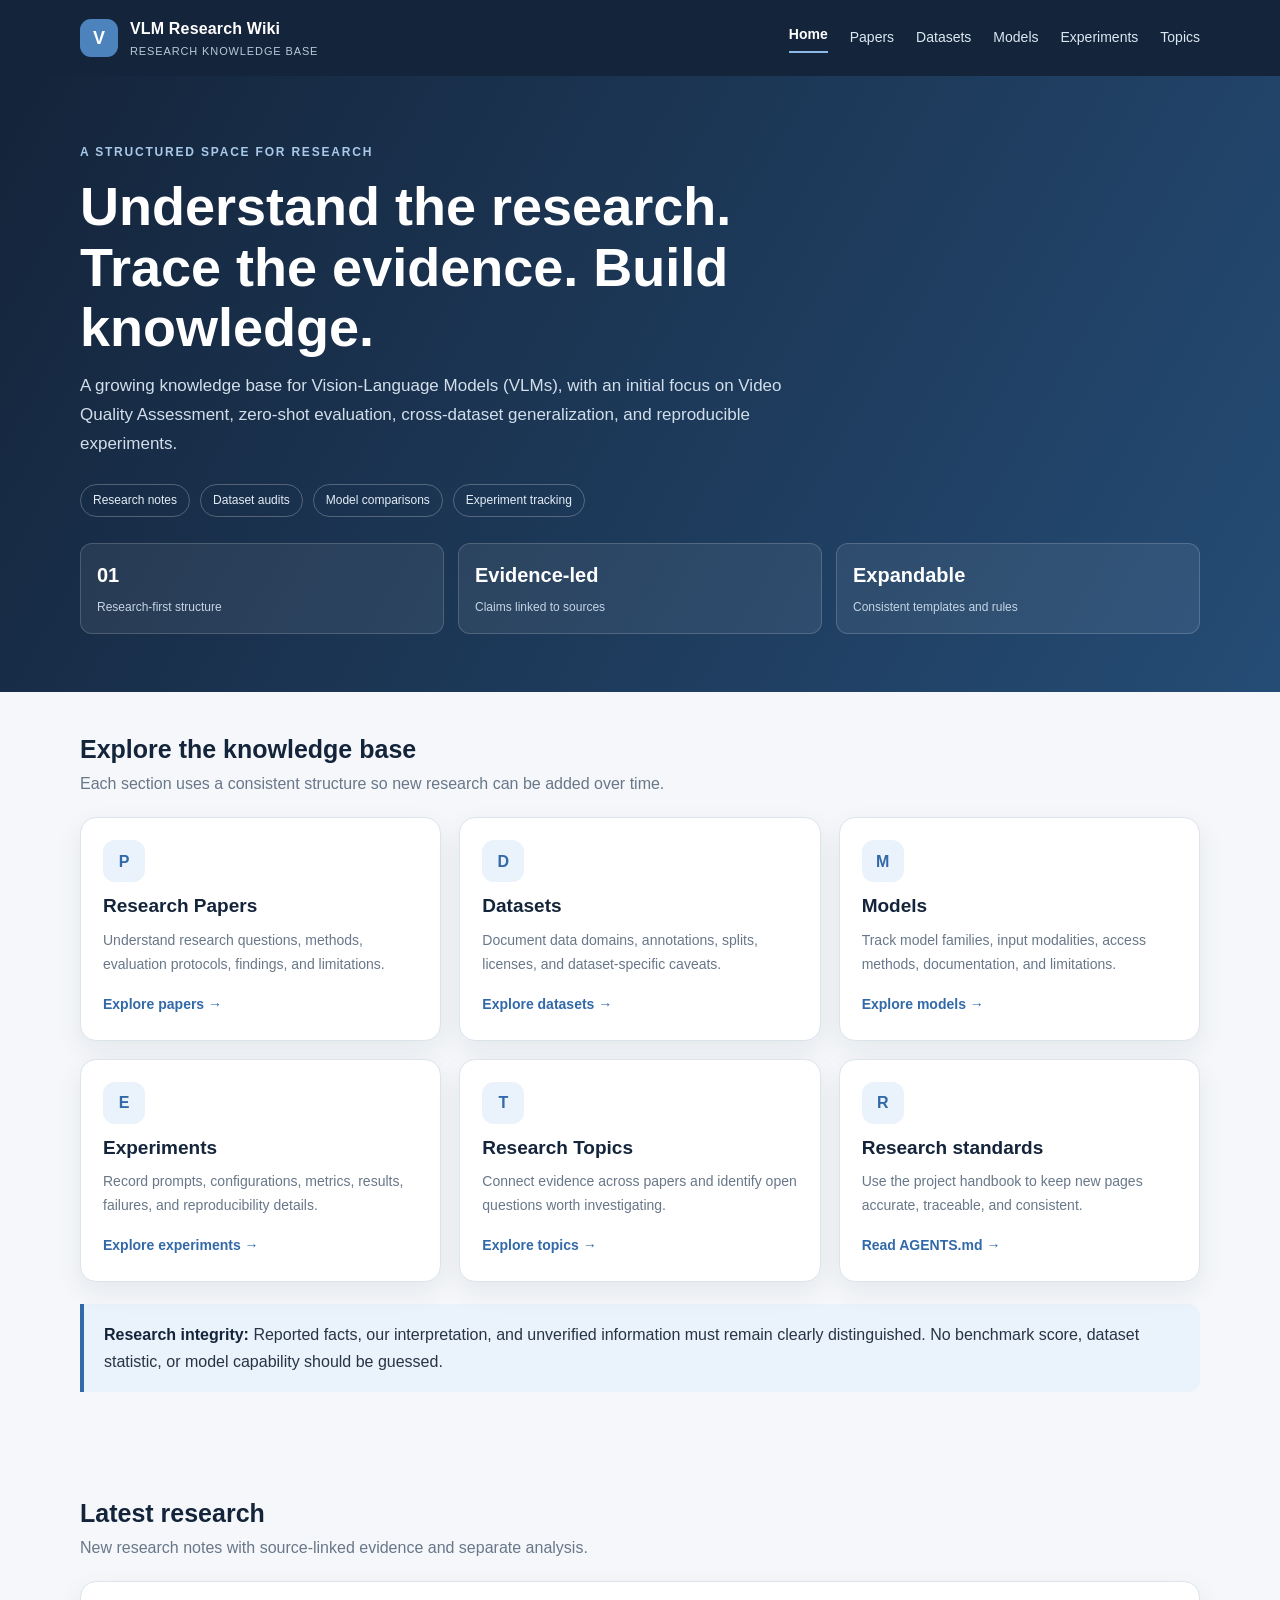
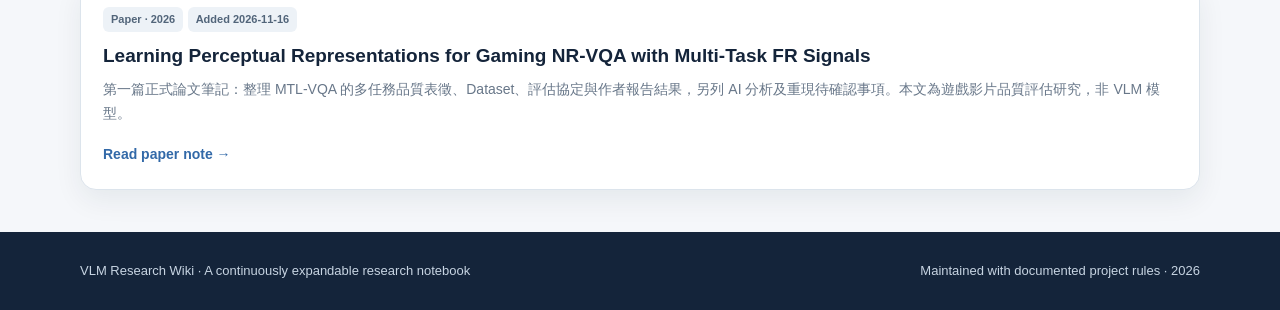
<file: index.html>
<!doctype html>
<html lang="en">
<head>
  <meta charset="utf-8"><meta name="viewport" content="width=device-width, initial-scale=1">
  <meta name="description" content="A structured research knowledge base for Vision-Language Models, Video Quality Assessment, datasets, models, and reproducible experiments.">
  <title>VLM Research Wiki | Research Knowledge Base</title><link rel="stylesheet" href="assets/css/style.css"><script defer src="assets/js/main.js"></script>
</head>
<body>
<header class="site-header"><div class="container topbar">
  <a class="brand" href="index.html"><span class="brand-mark">V</span><span>VLM Research Wiki<small>Research knowledge base</small></span></a>
  <button class="menu-toggle" aria-expanded="false" aria-label="Toggle navigation">Menu</button>
  <nav class="nav" aria-label="Main navigation"><a href="index.html" aria-current="page">Home</a><a href="papers/index.html">Papers</a><a href="datasets/index.html">Datasets</a><a href="models/index.html">Models</a><a href="experiments/index.html">Experiments</a><a href="topics/index.html">Topics</a></nav>
</div></header>
<main>
<section class="hero"><div class="container"><div class="eyebrow">A structured space for research</div><h1>Understand the research.<br>Trace the evidence. Build knowledge.</h1><p>A growing knowledge base for Vision-Language Models (VLMs), with an initial focus on Video Quality Assessment, zero-shot evaluation, cross-dataset generalization, and reproducible experiments.</p><div class="hero-meta"><span class="pill">Research notes</span><span class="pill">Dataset audits</span><span class="pill">Model comparisons</span><span class="pill">Experiment tracking</span></div><div class="stat-row"><div class="stat"><strong>01</strong><span>Research-first structure</span></div><div class="stat"><strong>Evidence-led</strong><span>Claims linked to sources</span></div><div class="stat"><strong>Expandable</strong><span>Consistent templates and rules</span></div></div></div></section>
<section class="section"><div class="container"><div class="section-head"><div><h2>Explore the knowledge base</h2><p>Each section uses a consistent structure so new research can be added over time.</p></div></div><div class="grid">
<article class="card"><div class="card-icon">P</div><h3>Research Papers</h3><p>Understand research questions, methods, evaluation protocols, findings, and limitations.</p><a class="card-link" href="papers/index.html">Explore papers →</a></article>
<article class="card"><div class="card-icon">D</div><h3>Datasets</h3><p>Document data domains, annotations, splits, licenses, and dataset-specific caveats.</p><a class="card-link" href="datasets/index.html">Explore datasets →</a></article>
<article class="card"><div class="card-icon">M</div><h3>Models</h3><p>Track model families, input modalities, access methods, documentation, and limitations.</p><a class="card-link" href="models/index.html">Explore models →</a></article>
<article class="card"><div class="card-icon">E</div><h3>Experiments</h3><p>Record prompts, configurations, metrics, results, failures, and reproducibility details.</p><a class="card-link" href="experiments/index.html">Explore experiments →</a></article>
<article class="card"><div class="card-icon">T</div><h3>Research Topics</h3><p>Connect evidence across papers and identify open questions worth investigating.</p><a class="card-link" href="topics/index.html">Explore topics →</a></article>
<article class="card"><div class="card-icon">R</div><h3>Research standards</h3><p>Use the project handbook to keep new pages accurate, traceable, and consistent.</p><a class="card-link" href="AGENTS.md">Read AGENTS.md →</a></article>
</div><div class="callout"><strong>Research integrity:</strong> Reported facts, our interpretation, and unverified information must remain clearly distinguished. No benchmark score, dataset statistic, or model capability should be guessed.</div></div></section>
<section class="section" aria-labelledby="latest-research"><div class="container">
<div class="section-head"><div><h2 id="latest-research">Latest research</h2><p>New research notes with source-linked evidence and separate analysis.</p></div></div>
<article class="card"><span class="tag">Paper · 2026</span> <span class="tag">Added 2026-11-16</span><h3 lang="en">Learning Perceptual Representations for Gaming NR-VQA with Multi-Task FR Signals</h3><p lang="zh-Hant">第一篇正式論文筆記：整理 MTL-VQA 的多任務品質表徵、Dataset、評估協定與作者報告結果，另列 AI 分析及重現待確認事項。本文為遊戲影片品質評估研究，非 VLM 模型。</p><a class="card-link" href="papers/mtl-vqa-gaming-perceptual-representations.html">Read paper note →</a></article>
</div></section>
</main>
<footer class="site-footer"><div class="container footer-inner"><span>VLM Research Wiki · A continuously expandable research notebook</span><span>Maintained with documented project rules · <span data-year></span></span></div></footer>
</body></html>
</file>
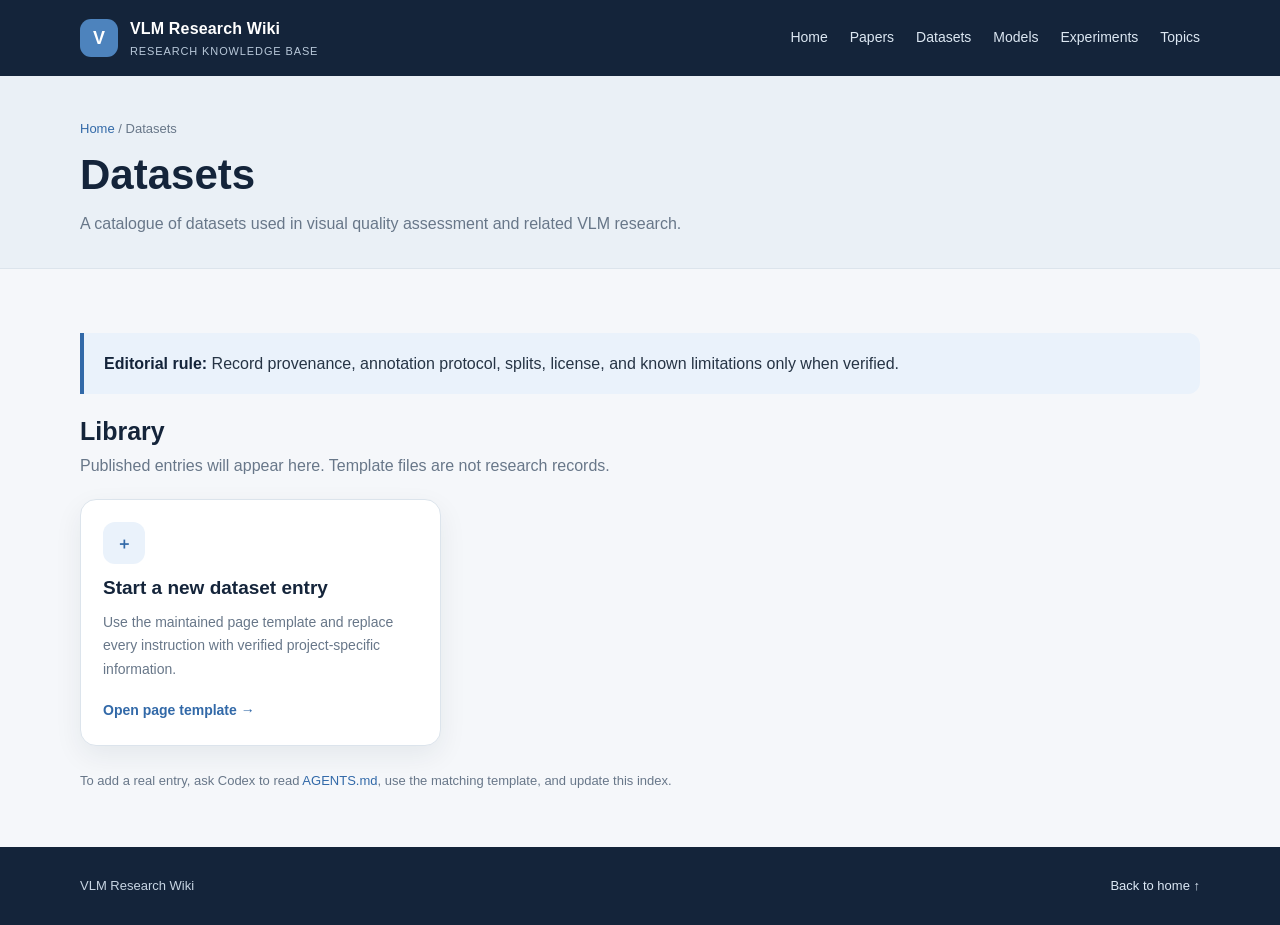
<file: datasets/index.html>
<!doctype html><html lang="en"><head><meta charset="utf-8"><meta name="viewport" content="width=device-width, initial-scale=1"><meta name="description" content="A catalogue of datasets used in visual quality assessment and related VLM research."><title>Datasets | VLM Research Wiki</title><link rel="stylesheet" href="../assets/css/style.css"><script defer src="../assets/js/main.js"></script></head><body><header class="site-header"><div class="container topbar"><a class="brand" href="../index.html"><span class="brand-mark">V</span><span>VLM Research Wiki<small>Research knowledge base</small></span></a><button class="menu-toggle" aria-expanded="false" aria-label="Toggle navigation">Menu</button><nav class="nav" aria-label="Main navigation"><a href="../index.html">Home</a><a href="../papers/index.html">Papers</a><a href="../datasets/index.html">Datasets</a><a href="../models/index.html">Models</a><a href="../experiments/index.html">Experiments</a><a href="../topics/index.html">Topics</a></nav></div></header><main><section class="page-hero"><div class="container"><div class="breadcrumb"><a href="../index.html">Home</a> / Datasets</div><h1>Datasets</h1><p>A catalogue of datasets used in visual quality assessment and related VLM research.</p></div></section><section class="section"><div class="container"><div class="callout"><strong>Editorial rule:</strong> Record provenance, annotation protocol, splits, license, and known limitations only when verified.</div><div class="section-head"><div><h2>Library</h2><p>Published entries will appear here. Template files are not research records.</p></div></div><div class="grid"><article class="card"><div class="card-icon">＋</div><h3>Start a new dataset entry</h3><p>Use the maintained page template and replace every instruction with verified project-specific information.</p><a class="card-link" href="dataset-template.html">Open page template →</a></article></div><p style="margin-top:24px;color:var(--muted);font-size:13px">To add a real entry, ask Codex to read <a href="../AGENTS.md">AGENTS.md</a>, use the matching template, and update this index.</p></div></section></main><footer class="site-footer"><div class="container footer-inner"><span>VLM Research Wiki</span><a href="../index.html">Back to home ↑</a></div></footer></body></html>
</file>
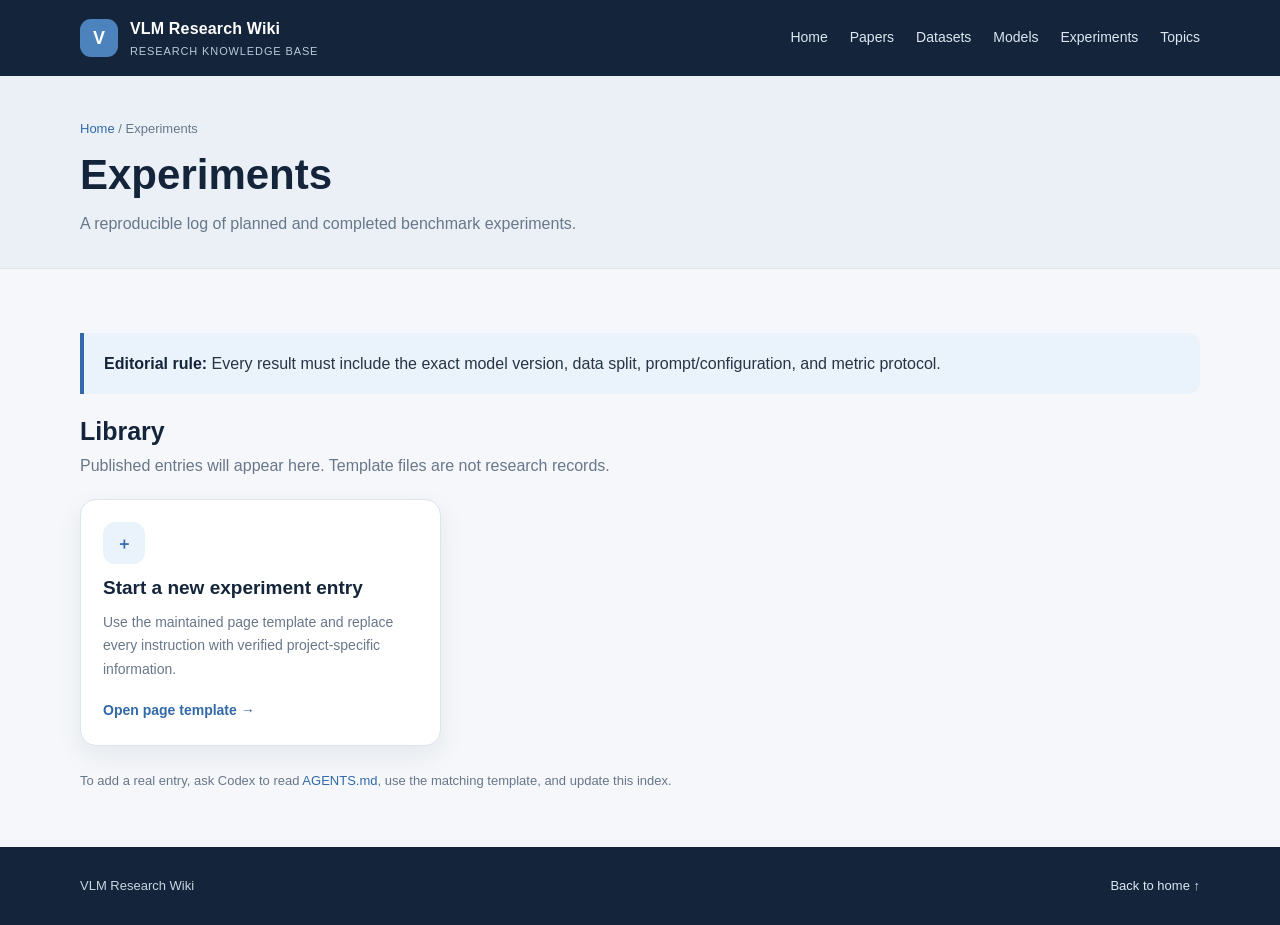
<file: experiments/index.html>
<!doctype html><html lang="en"><head><meta charset="utf-8"><meta name="viewport" content="width=device-width, initial-scale=1"><meta name="description" content="A reproducible log of planned and completed benchmark experiments."><title>Experiments | VLM Research Wiki</title><link rel="stylesheet" href="../assets/css/style.css"><script defer src="../assets/js/main.js"></script></head><body><header class="site-header"><div class="container topbar"><a class="brand" href="../index.html"><span class="brand-mark">V</span><span>VLM Research Wiki<small>Research knowledge base</small></span></a><button class="menu-toggle" aria-expanded="false" aria-label="Toggle navigation">Menu</button><nav class="nav" aria-label="Main navigation"><a href="../index.html">Home</a><a href="../papers/index.html">Papers</a><a href="../datasets/index.html">Datasets</a><a href="../models/index.html">Models</a><a href="../experiments/index.html">Experiments</a><a href="../topics/index.html">Topics</a></nav></div></header><main><section class="page-hero"><div class="container"><div class="breadcrumb"><a href="../index.html">Home</a> / Experiments</div><h1>Experiments</h1><p>A reproducible log of planned and completed benchmark experiments.</p></div></section><section class="section"><div class="container"><div class="callout"><strong>Editorial rule:</strong> Every result must include the exact model version, data split, prompt/configuration, and metric protocol.</div><div class="section-head"><div><h2>Library</h2><p>Published entries will appear here. Template files are not research records.</p></div></div><div class="grid"><article class="card"><div class="card-icon">＋</div><h3>Start a new experiment entry</h3><p>Use the maintained page template and replace every instruction with verified project-specific information.</p><a class="card-link" href="experiment-template.html">Open page template →</a></article></div><p style="margin-top:24px;color:var(--muted);font-size:13px">To add a real entry, ask Codex to read <a href="../AGENTS.md">AGENTS.md</a>, use the matching template, and update this index.</p></div></section></main><footer class="site-footer"><div class="container footer-inner"><span>VLM Research Wiki</span><a href="../index.html">Back to home ↑</a></div></footer></body></html>
</file>
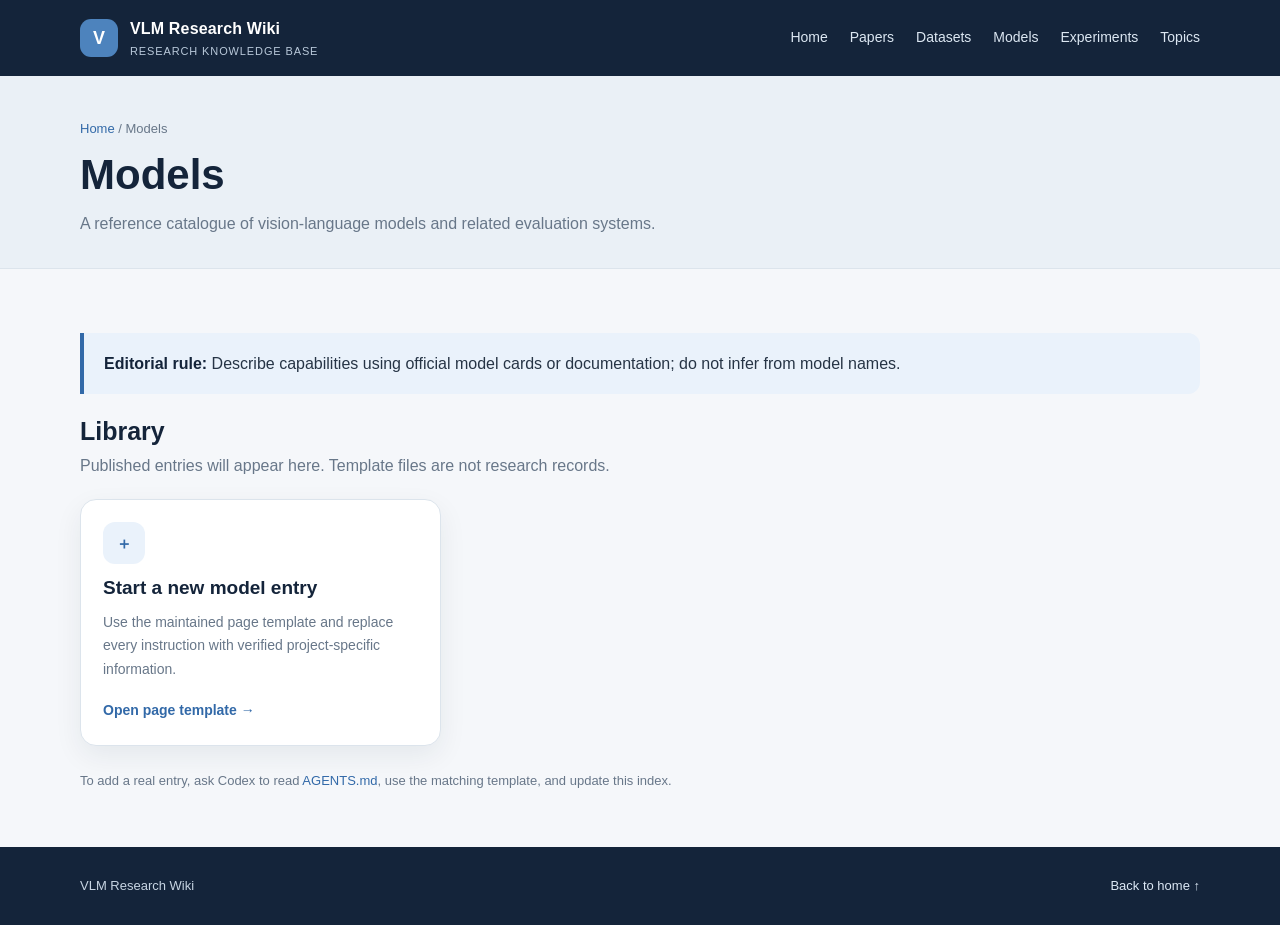
<file: models/index.html>
<!doctype html><html lang="en"><head><meta charset="utf-8"><meta name="viewport" content="width=device-width, initial-scale=1"><meta name="description" content="A reference catalogue of vision-language models and related evaluation systems."><title>Models | VLM Research Wiki</title><link rel="stylesheet" href="../assets/css/style.css"><script defer src="../assets/js/main.js"></script></head><body><header class="site-header"><div class="container topbar"><a class="brand" href="../index.html"><span class="brand-mark">V</span><span>VLM Research Wiki<small>Research knowledge base</small></span></a><button class="menu-toggle" aria-expanded="false" aria-label="Toggle navigation">Menu</button><nav class="nav" aria-label="Main navigation"><a href="../index.html">Home</a><a href="../papers/index.html">Papers</a><a href="../datasets/index.html">Datasets</a><a href="../models/index.html">Models</a><a href="../experiments/index.html">Experiments</a><a href="../topics/index.html">Topics</a></nav></div></header><main><section class="page-hero"><div class="container"><div class="breadcrumb"><a href="../index.html">Home</a> / Models</div><h1>Models</h1><p>A reference catalogue of vision-language models and related evaluation systems.</p></div></section><section class="section"><div class="container"><div class="callout"><strong>Editorial rule:</strong> Describe capabilities using official model cards or documentation; do not infer from model names.</div><div class="section-head"><div><h2>Library</h2><p>Published entries will appear here. Template files are not research records.</p></div></div><div class="grid"><article class="card"><div class="card-icon">＋</div><h3>Start a new model entry</h3><p>Use the maintained page template and replace every instruction with verified project-specific information.</p><a class="card-link" href="model-template.html">Open page template →</a></article></div><p style="margin-top:24px;color:var(--muted);font-size:13px">To add a real entry, ask Codex to read <a href="../AGENTS.md">AGENTS.md</a>, use the matching template, and update this index.</p></div></section></main><footer class="site-footer"><div class="container footer-inner"><span>VLM Research Wiki</span><a href="../index.html">Back to home ↑</a></div></footer></body></html>
</file>
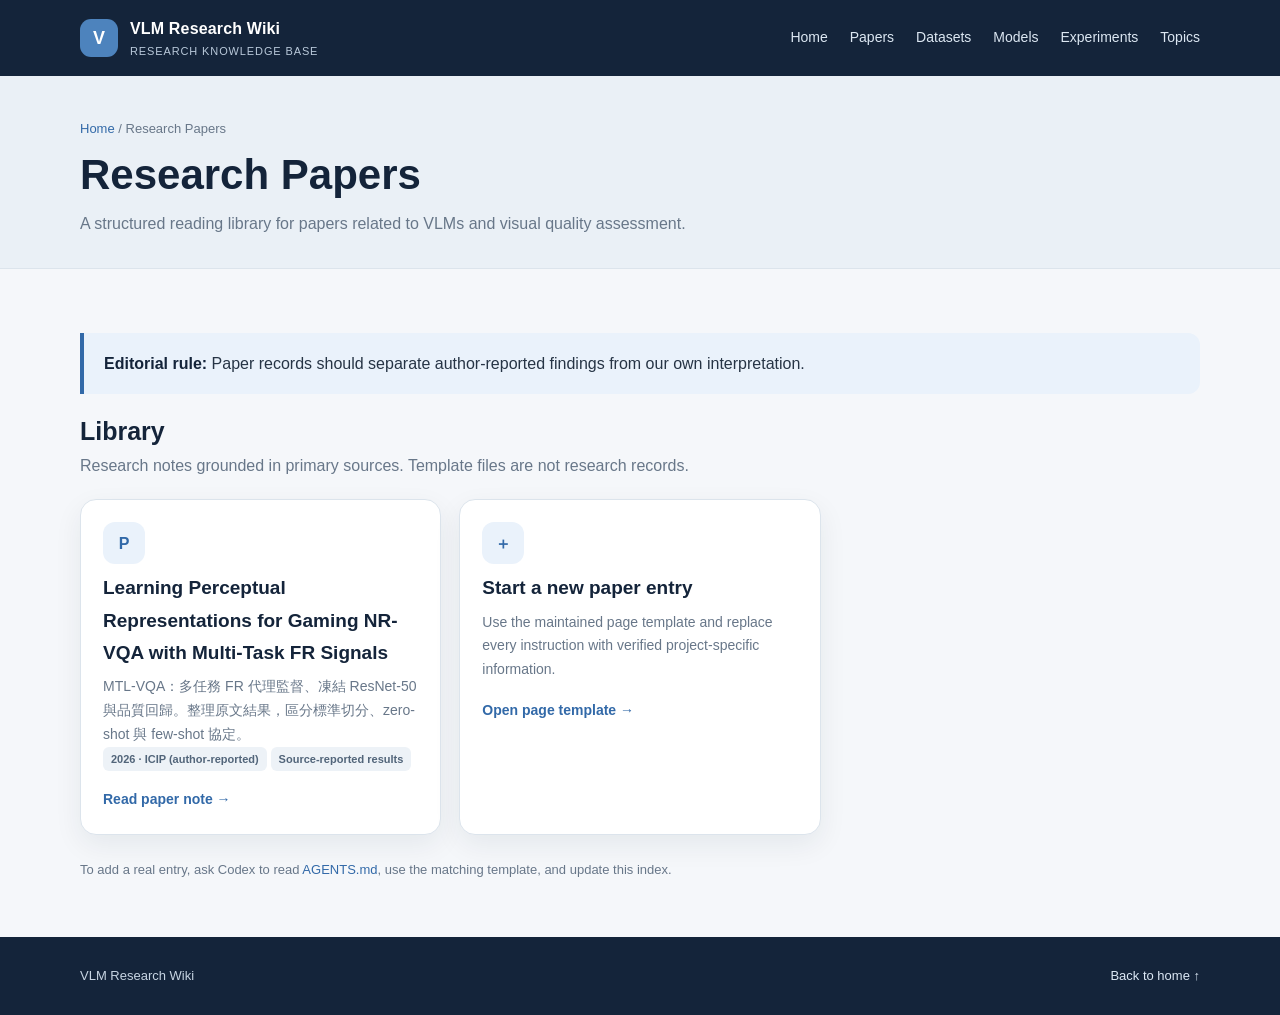
<file: papers/index.html>
<!doctype html><html lang="en"><head><meta charset="utf-8"><meta name="viewport" content="width=device-width, initial-scale=1"><meta name="description" content="A structured reading library for papers related to VLMs and visual quality assessment."><title>Research Papers | VLM Research Wiki</title><link rel="stylesheet" href="../assets/css/style.css"><script defer src="../assets/js/main.js"></script></head><body><header class="site-header"><div class="container topbar"><a class="brand" href="../index.html"><span class="brand-mark">V</span><span>VLM Research Wiki<small>Research knowledge base</small></span></a><button class="menu-toggle" aria-expanded="false" aria-label="Toggle navigation">Menu</button><nav class="nav" aria-label="Main navigation"><a href="../index.html">Home</a><a href="../papers/index.html">Papers</a><a href="../datasets/index.html">Datasets</a><a href="../models/index.html">Models</a><a href="../experiments/index.html">Experiments</a><a href="../topics/index.html">Topics</a></nav></div></header><main><section class="page-hero"><div class="container"><div class="breadcrumb"><a href="../index.html">Home</a> / Research Papers</div><h1>Research Papers</h1><p>A structured reading library for papers related to VLMs and visual quality assessment.</p></div></section><section class="section"><div class="container"><div class="callout"><strong>Editorial rule:</strong> Paper records should separate author-reported findings from our own interpretation.</div><div class="section-head"><div><h2>Library</h2><p>Research notes grounded in primary sources. Template files are not research records.</p></div></div><div class="grid"><article class="card"><div class="card-icon">P</div><h3 lang="en">Learning Perceptual Representations for Gaming NR-VQA with Multi-Task FR Signals</h3><p lang="zh-Hant">MTL-VQA：多任務 FR 代理監督、凍結 ResNet-50 與品質回歸。整理原文結果，區分標準切分、zero-shot 與 few-shot 協定。</p><p><span class="tag">2026 · ICIP (author-reported)</span> <span class="tag">Source-reported results</span></p><a class="card-link" href="mtl-vqa-gaming-perceptual-representations.html">Read paper note →</a></article><article class="card"><div class="card-icon">＋</div><h3>Start a new paper entry</h3><p>Use the maintained page template and replace every instruction with verified project-specific information.</p><a class="card-link" href="paper-template.html">Open page template →</a></article></div><p style="margin-top:24px;color:var(--muted);font-size:13px">To add a real entry, ask Codex to read <a href="../AGENTS.md">AGENTS.md</a>, use the matching template, and update this index.</p></div></section></main><footer class="site-footer"><div class="container footer-inner"><span>VLM Research Wiki</span><a href="../index.html">Back to home ↑</a></div></footer></body></html>
</file>
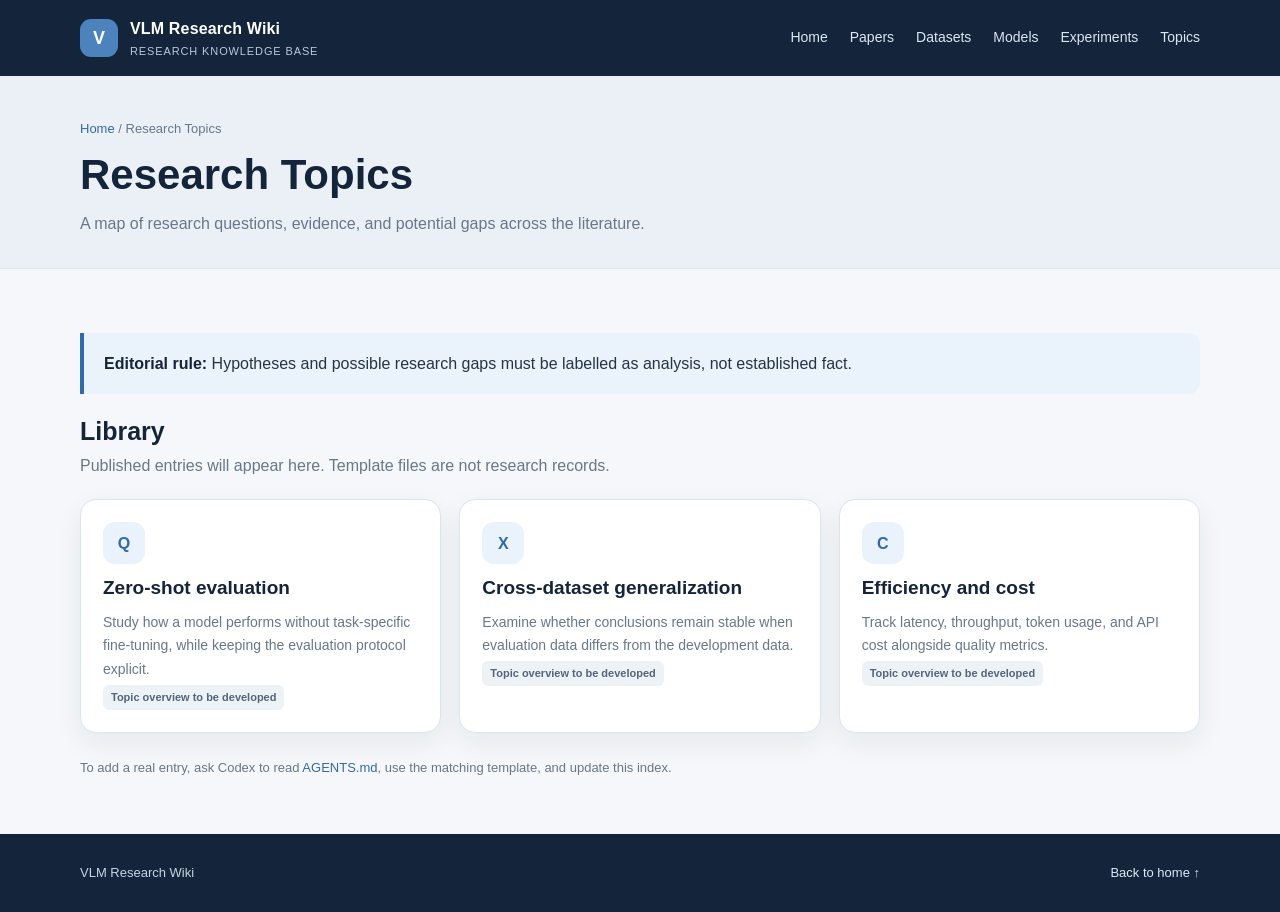
<file: topics/index.html>
<!doctype html><html lang="en"><head><meta charset="utf-8"><meta name="viewport" content="width=device-width, initial-scale=1"><meta name="description" content="A map of research questions, evidence, and potential gaps across the literature."><title>Research Topics | VLM Research Wiki</title><link rel="stylesheet" href="../assets/css/style.css"><script defer src="../assets/js/main.js"></script></head><body><header class="site-header"><div class="container topbar"><a class="brand" href="../index.html"><span class="brand-mark">V</span><span>VLM Research Wiki<small>Research knowledge base</small></span></a><button class="menu-toggle" aria-expanded="false" aria-label="Toggle navigation">Menu</button><nav class="nav" aria-label="Main navigation"><a href="../index.html">Home</a><a href="../papers/index.html">Papers</a><a href="../datasets/index.html">Datasets</a><a href="../models/index.html">Models</a><a href="../experiments/index.html">Experiments</a><a href="../topics/index.html">Topics</a></nav></div></header><main><section class="page-hero"><div class="container"><div class="breadcrumb"><a href="../index.html">Home</a> / Research Topics</div><h1>Research Topics</h1><p>A map of research questions, evidence, and potential gaps across the literature.</p></div></section><section class="section"><div class="container"><div class="callout"><strong>Editorial rule:</strong> Hypotheses and possible research gaps must be labelled as analysis, not established fact.</div><div class="section-head"><div><h2>Library</h2><p>Published entries will appear here. Template files are not research records.</p></div></div><div class="grid"><article class="card"><div class="card-icon">Q</div><h3>Zero-shot evaluation</h3><p>Study how a model performs without task-specific fine-tuning, while keeping the evaluation protocol explicit.</p><span class="tag">Topic overview to be developed</span></article><article class="card"><div class="card-icon">X</div><h3>Cross-dataset generalization</h3><p>Examine whether conclusions remain stable when evaluation data differs from the development data.</p><span class="tag">Topic overview to be developed</span></article><article class="card"><div class="card-icon">C</div><h3>Efficiency and cost</h3><p>Track latency, throughput, token usage, and API cost alongside quality metrics.</p><span class="tag">Topic overview to be developed</span></article></div><p style="margin-top:24px;color:var(--muted);font-size:13px">To add a real entry, ask Codex to read <a href="../AGENTS.md">AGENTS.md</a>, use the matching template, and update this index.</p></div></section></main><footer class="site-footer"><div class="container footer-inner"><span>VLM Research Wiki</span><a href="../index.html">Back to home ↑</a></div></footer></body></html>
</file>
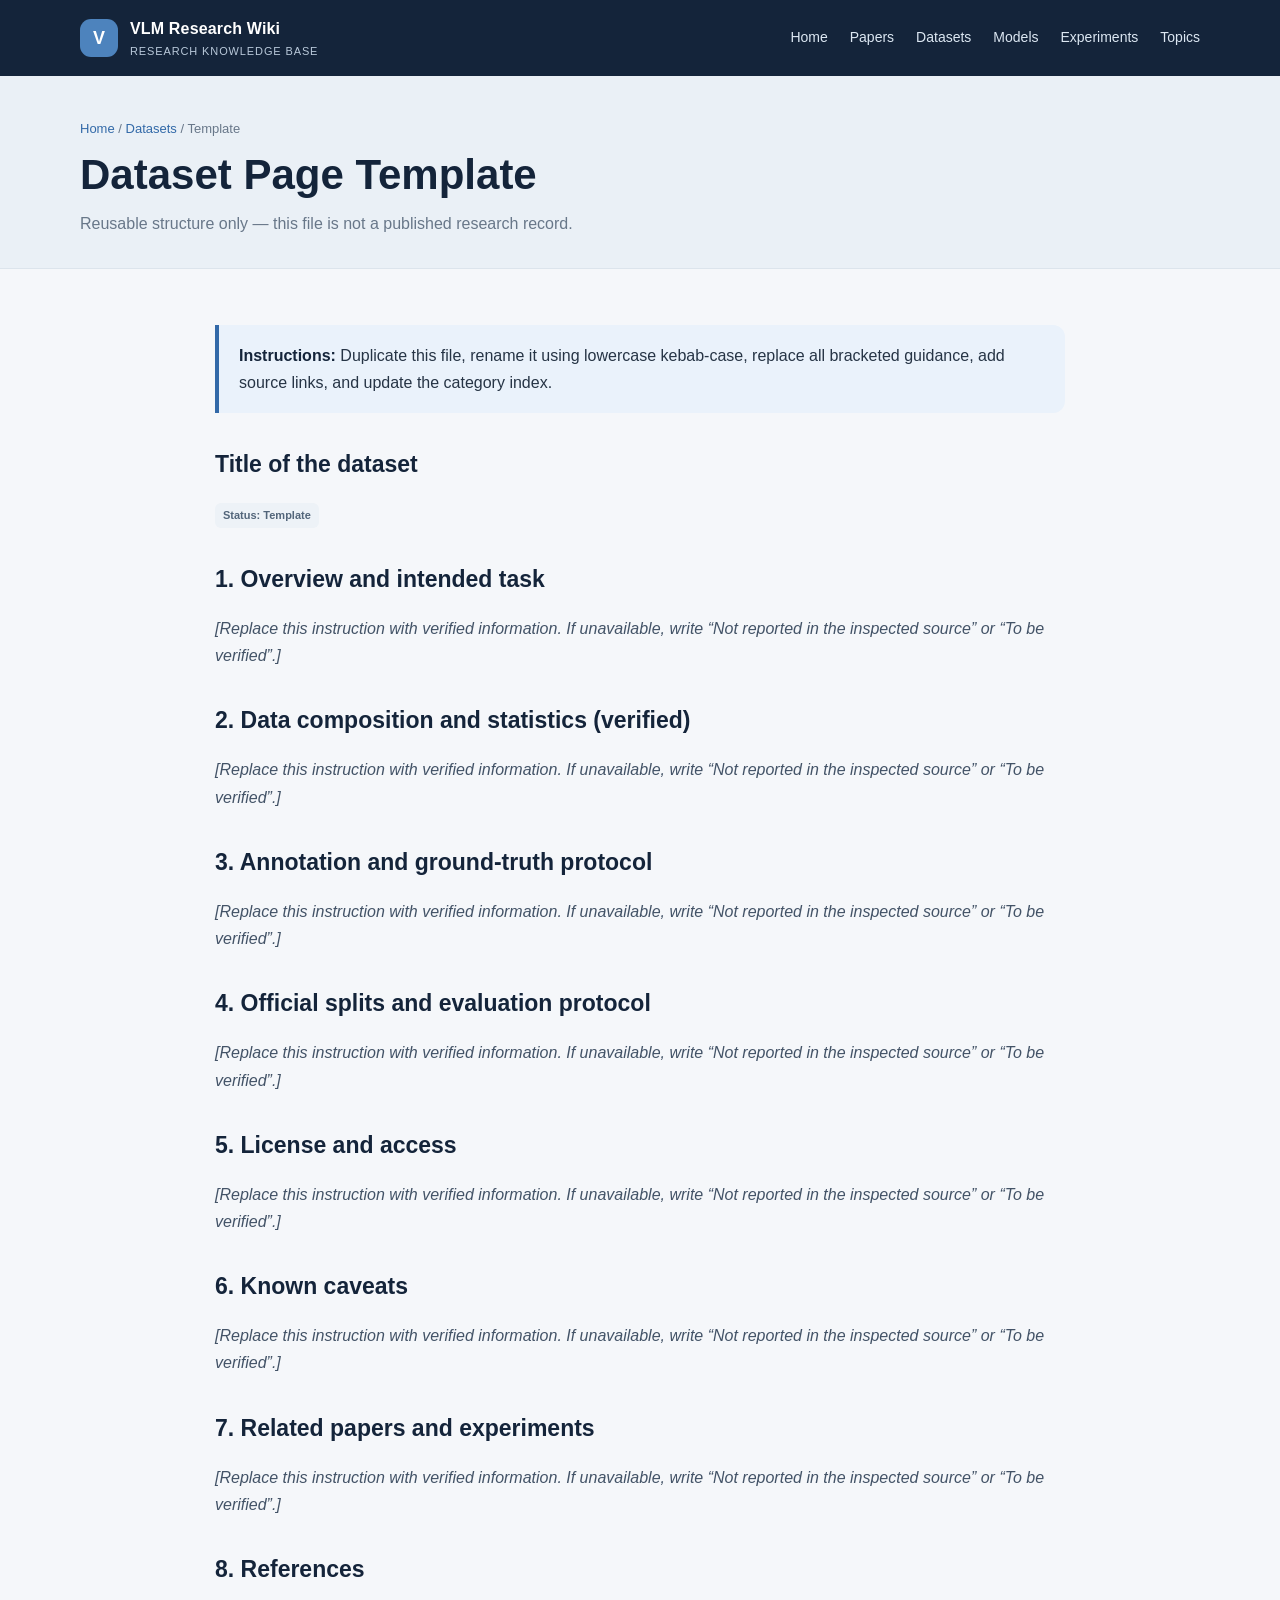
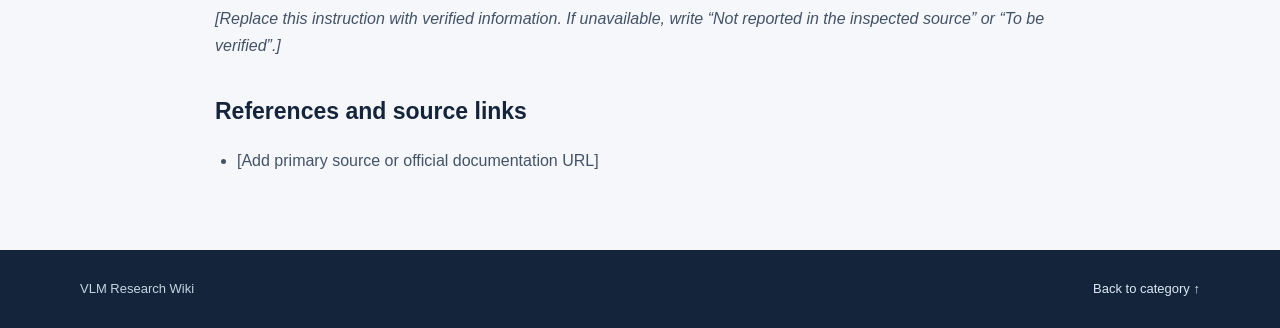
<file: datasets/dataset-template.html>
<!doctype html><html lang="en"><head><meta charset="utf-8"><meta name="viewport" content="width=device-width, initial-scale=1"><meta name="description" content="Template for a VLM Research Wiki entry."><title>Entry Template | VLM Research Wiki</title><link rel="stylesheet" href="../assets/css/style.css"><script defer src="../assets/js/main.js"></script></head><body><header class="site-header"><div class="container topbar"><a class="brand" href="../index.html"><span class="brand-mark">V</span><span>VLM Research Wiki<small>Research knowledge base</small></span></a><button class="menu-toggle" aria-expanded="false" aria-label="Toggle navigation">Menu</button><nav class="nav" aria-label="Main navigation"><a href="../index.html">Home</a><a href="../papers/index.html">Papers</a><a href="../datasets/index.html">Datasets</a><a href="../models/index.html">Models</a><a href="../experiments/index.html">Experiments</a><a href="../topics/index.html">Topics</a></nav></div></header><main><section class="page-hero"><div class="container"><div class="breadcrumb"><a href="../index.html">Home</a> / <a href="index.html">Datasets</a> / Template</div><h1>Dataset Page Template</h1><p>Reusable structure only — this file is not a published research record.</p></div></section><section class="container content"><div class="callout"><strong>Instructions:</strong> Duplicate this file, rename it using lowercase kebab-case, replace all bracketed guidance, add source links, and update the category index.</div><h2>Title of the dataset</h2><p><span class="tag">Status: Template</span></p><h2>1. Overview and intended task</h2><p><em>[Replace this instruction with verified information. If unavailable, write “Not reported in the inspected source” or “To be verified”.]</em></p><h2>2. Data composition and statistics (verified)</h2><p><em>[Replace this instruction with verified information. If unavailable, write “Not reported in the inspected source” or “To be verified”.]</em></p><h2>3. Annotation and ground-truth protocol</h2><p><em>[Replace this instruction with verified information. If unavailable, write “Not reported in the inspected source” or “To be verified”.]</em></p><h2>4. Official splits and evaluation protocol</h2><p><em>[Replace this instruction with verified information. If unavailable, write “Not reported in the inspected source” or “To be verified”.]</em></p><h2>5. License and access</h2><p><em>[Replace this instruction with verified information. If unavailable, write “Not reported in the inspected source” or “To be verified”.]</em></p><h2>6. Known caveats</h2><p><em>[Replace this instruction with verified information. If unavailable, write “Not reported in the inspected source” or “To be verified”.]</em></p><h2>7. Related papers and experiments</h2><p><em>[Replace this instruction with verified information. If unavailable, write “Not reported in the inspected source” or “To be verified”.]</em></p><h2>8. References</h2><p><em>[Replace this instruction with verified information. If unavailable, write “Not reported in the inspected source” or “To be verified”.]</em></p><h2>References and source links</h2><ul><li>[Add primary source or official documentation URL]</li></ul></section></main><footer class="site-footer"><div class="container footer-inner"><span>VLM Research Wiki</span><a href="index.html">Back to category ↑</a></div></footer></body></html>
</file>
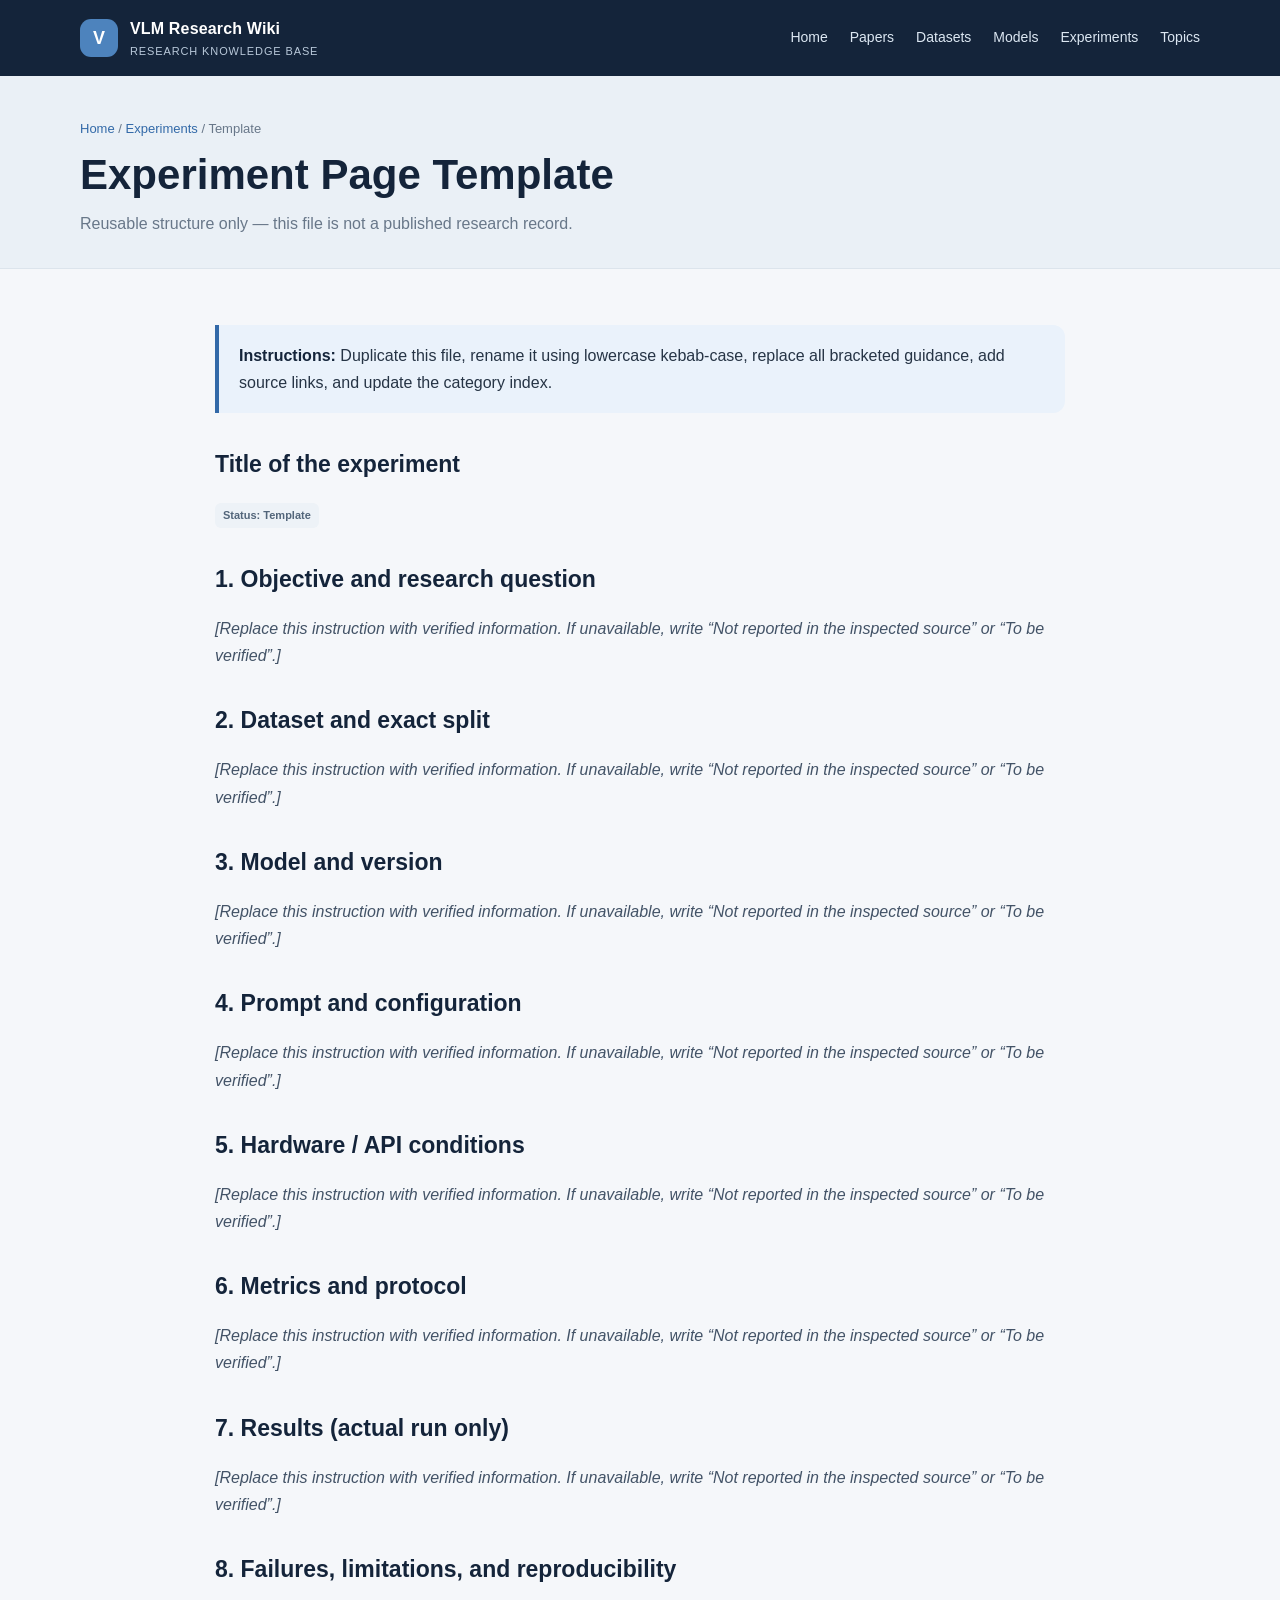
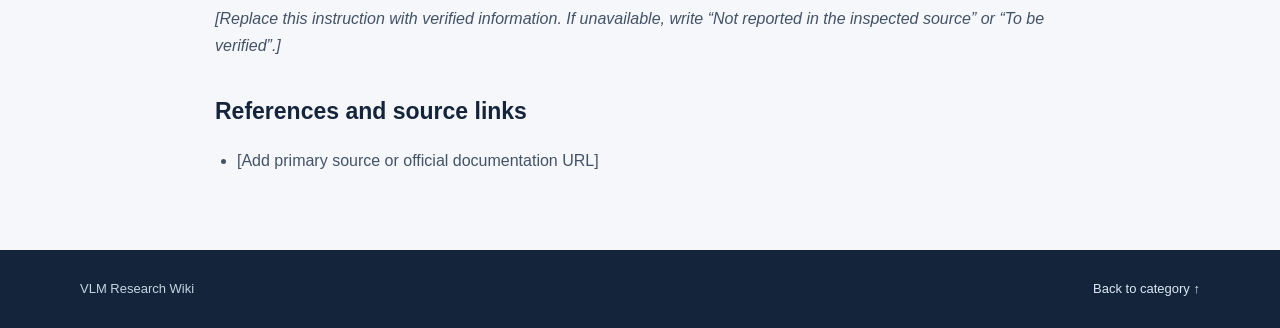
<file: experiments/experiment-template.html>
<!doctype html><html lang="en"><head><meta charset="utf-8"><meta name="viewport" content="width=device-width, initial-scale=1"><meta name="description" content="Template for a VLM Research Wiki entry."><title>Entry Template | VLM Research Wiki</title><link rel="stylesheet" href="../assets/css/style.css"><script defer src="../assets/js/main.js"></script></head><body><header class="site-header"><div class="container topbar"><a class="brand" href="../index.html"><span class="brand-mark">V</span><span>VLM Research Wiki<small>Research knowledge base</small></span></a><button class="menu-toggle" aria-expanded="false" aria-label="Toggle navigation">Menu</button><nav class="nav" aria-label="Main navigation"><a href="../index.html">Home</a><a href="../papers/index.html">Papers</a><a href="../datasets/index.html">Datasets</a><a href="../models/index.html">Models</a><a href="../experiments/index.html">Experiments</a><a href="../topics/index.html">Topics</a></nav></div></header><main><section class="page-hero"><div class="container"><div class="breadcrumb"><a href="../index.html">Home</a> / <a href="index.html">Experiments</a> / Template</div><h1>Experiment Page Template</h1><p>Reusable structure only — this file is not a published research record.</p></div></section><section class="container content"><div class="callout"><strong>Instructions:</strong> Duplicate this file, rename it using lowercase kebab-case, replace all bracketed guidance, add source links, and update the category index.</div><h2>Title of the experiment</h2><p><span class="tag">Status: Template</span></p><h2>1. Objective and research question</h2><p><em>[Replace this instruction with verified information. If unavailable, write “Not reported in the inspected source” or “To be verified”.]</em></p><h2>2. Dataset and exact split</h2><p><em>[Replace this instruction with verified information. If unavailable, write “Not reported in the inspected source” or “To be verified”.]</em></p><h2>3. Model and version</h2><p><em>[Replace this instruction with verified information. If unavailable, write “Not reported in the inspected source” or “To be verified”.]</em></p><h2>4. Prompt and configuration</h2><p><em>[Replace this instruction with verified information. If unavailable, write “Not reported in the inspected source” or “To be verified”.]</em></p><h2>5. Hardware / API conditions</h2><p><em>[Replace this instruction with verified information. If unavailable, write “Not reported in the inspected source” or “To be verified”.]</em></p><h2>6. Metrics and protocol</h2><p><em>[Replace this instruction with verified information. If unavailable, write “Not reported in the inspected source” or “To be verified”.]</em></p><h2>7. Results (actual run only)</h2><p><em>[Replace this instruction with verified information. If unavailable, write “Not reported in the inspected source” or “To be verified”.]</em></p><h2>8. Failures, limitations, and reproducibility</h2><p><em>[Replace this instruction with verified information. If unavailable, write “Not reported in the inspected source” or “To be verified”.]</em></p><h2>References and source links</h2><ul><li>[Add primary source or official documentation URL]</li></ul></section></main><footer class="site-footer"><div class="container footer-inner"><span>VLM Research Wiki</span><a href="index.html">Back to category ↑</a></div></footer></body></html>
</file>
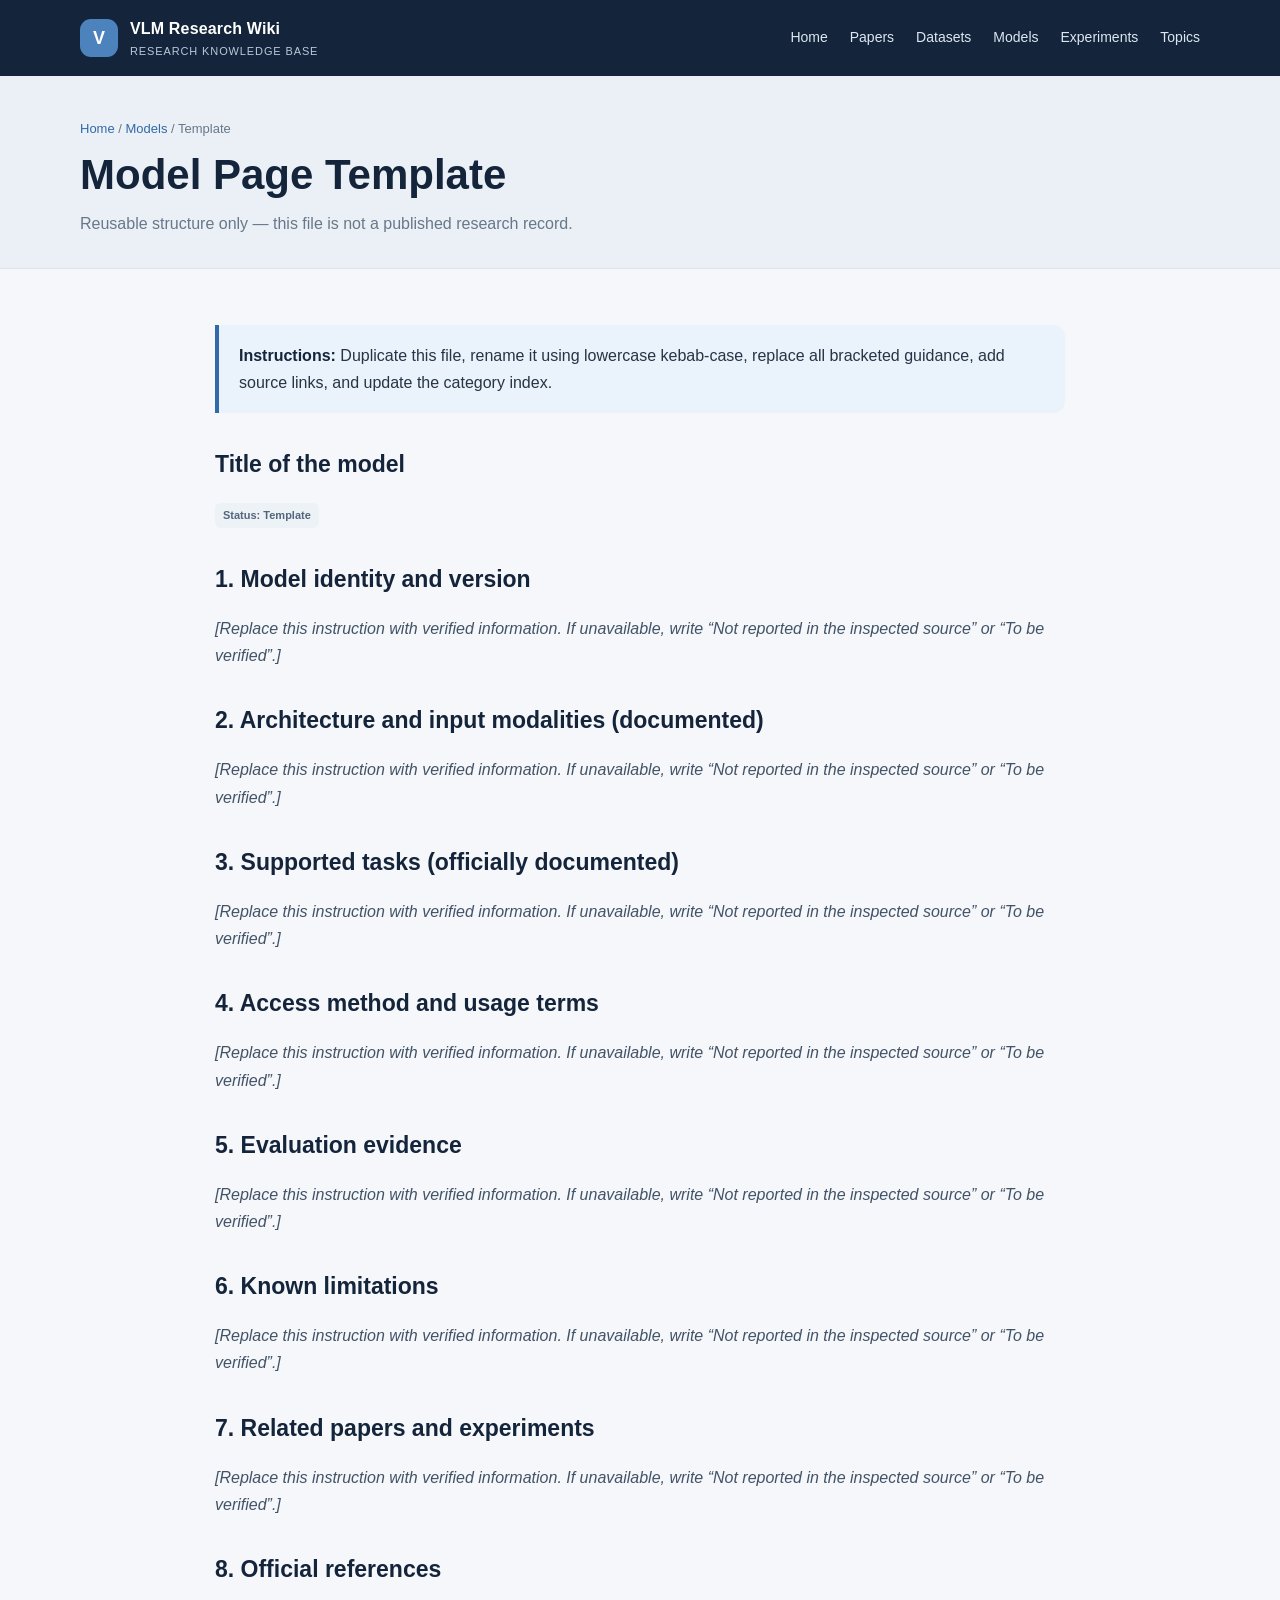
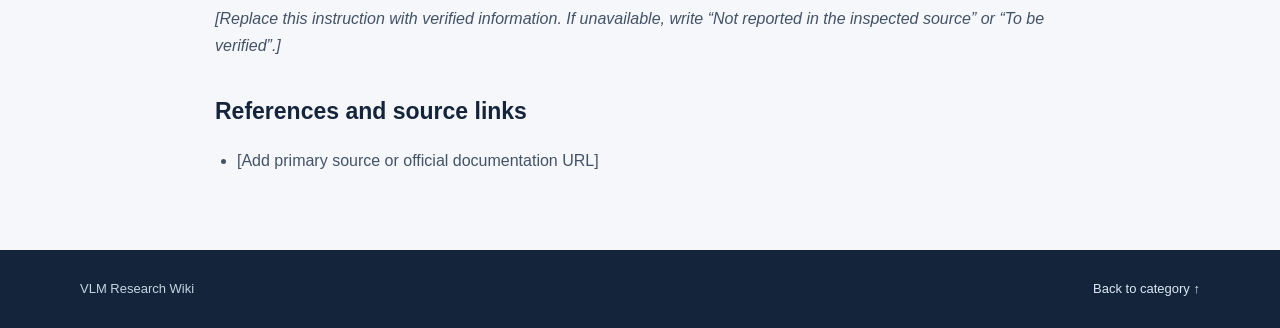
<file: models/model-template.html>
<!doctype html><html lang="en"><head><meta charset="utf-8"><meta name="viewport" content="width=device-width, initial-scale=1"><meta name="description" content="Template for a VLM Research Wiki entry."><title>Entry Template | VLM Research Wiki</title><link rel="stylesheet" href="../assets/css/style.css"><script defer src="../assets/js/main.js"></script></head><body><header class="site-header"><div class="container topbar"><a class="brand" href="../index.html"><span class="brand-mark">V</span><span>VLM Research Wiki<small>Research knowledge base</small></span></a><button class="menu-toggle" aria-expanded="false" aria-label="Toggle navigation">Menu</button><nav class="nav" aria-label="Main navigation"><a href="../index.html">Home</a><a href="../papers/index.html">Papers</a><a href="../datasets/index.html">Datasets</a><a href="../models/index.html">Models</a><a href="../experiments/index.html">Experiments</a><a href="../topics/index.html">Topics</a></nav></div></header><main><section class="page-hero"><div class="container"><div class="breadcrumb"><a href="../index.html">Home</a> / <a href="index.html">Models</a> / Template</div><h1>Model Page Template</h1><p>Reusable structure only — this file is not a published research record.</p></div></section><section class="container content"><div class="callout"><strong>Instructions:</strong> Duplicate this file, rename it using lowercase kebab-case, replace all bracketed guidance, add source links, and update the category index.</div><h2>Title of the model</h2><p><span class="tag">Status: Template</span></p><h2>1. Model identity and version</h2><p><em>[Replace this instruction with verified information. If unavailable, write “Not reported in the inspected source” or “To be verified”.]</em></p><h2>2. Architecture and input modalities (documented)</h2><p><em>[Replace this instruction with verified information. If unavailable, write “Not reported in the inspected source” or “To be verified”.]</em></p><h2>3. Supported tasks (officially documented)</h2><p><em>[Replace this instruction with verified information. If unavailable, write “Not reported in the inspected source” or “To be verified”.]</em></p><h2>4. Access method and usage terms</h2><p><em>[Replace this instruction with verified information. If unavailable, write “Not reported in the inspected source” or “To be verified”.]</em></p><h2>5. Evaluation evidence</h2><p><em>[Replace this instruction with verified information. If unavailable, write “Not reported in the inspected source” or “To be verified”.]</em></p><h2>6. Known limitations</h2><p><em>[Replace this instruction with verified information. If unavailable, write “Not reported in the inspected source” or “To be verified”.]</em></p><h2>7. Related papers and experiments</h2><p><em>[Replace this instruction with verified information. If unavailable, write “Not reported in the inspected source” or “To be verified”.]</em></p><h2>8. Official references</h2><p><em>[Replace this instruction with verified information. If unavailable, write “Not reported in the inspected source” or “To be verified”.]</em></p><h2>References and source links</h2><ul><li>[Add primary source or official documentation URL]</li></ul></section></main><footer class="site-footer"><div class="container footer-inner"><span>VLM Research Wiki</span><a href="index.html">Back to category ↑</a></div></footer></body></html>
</file>
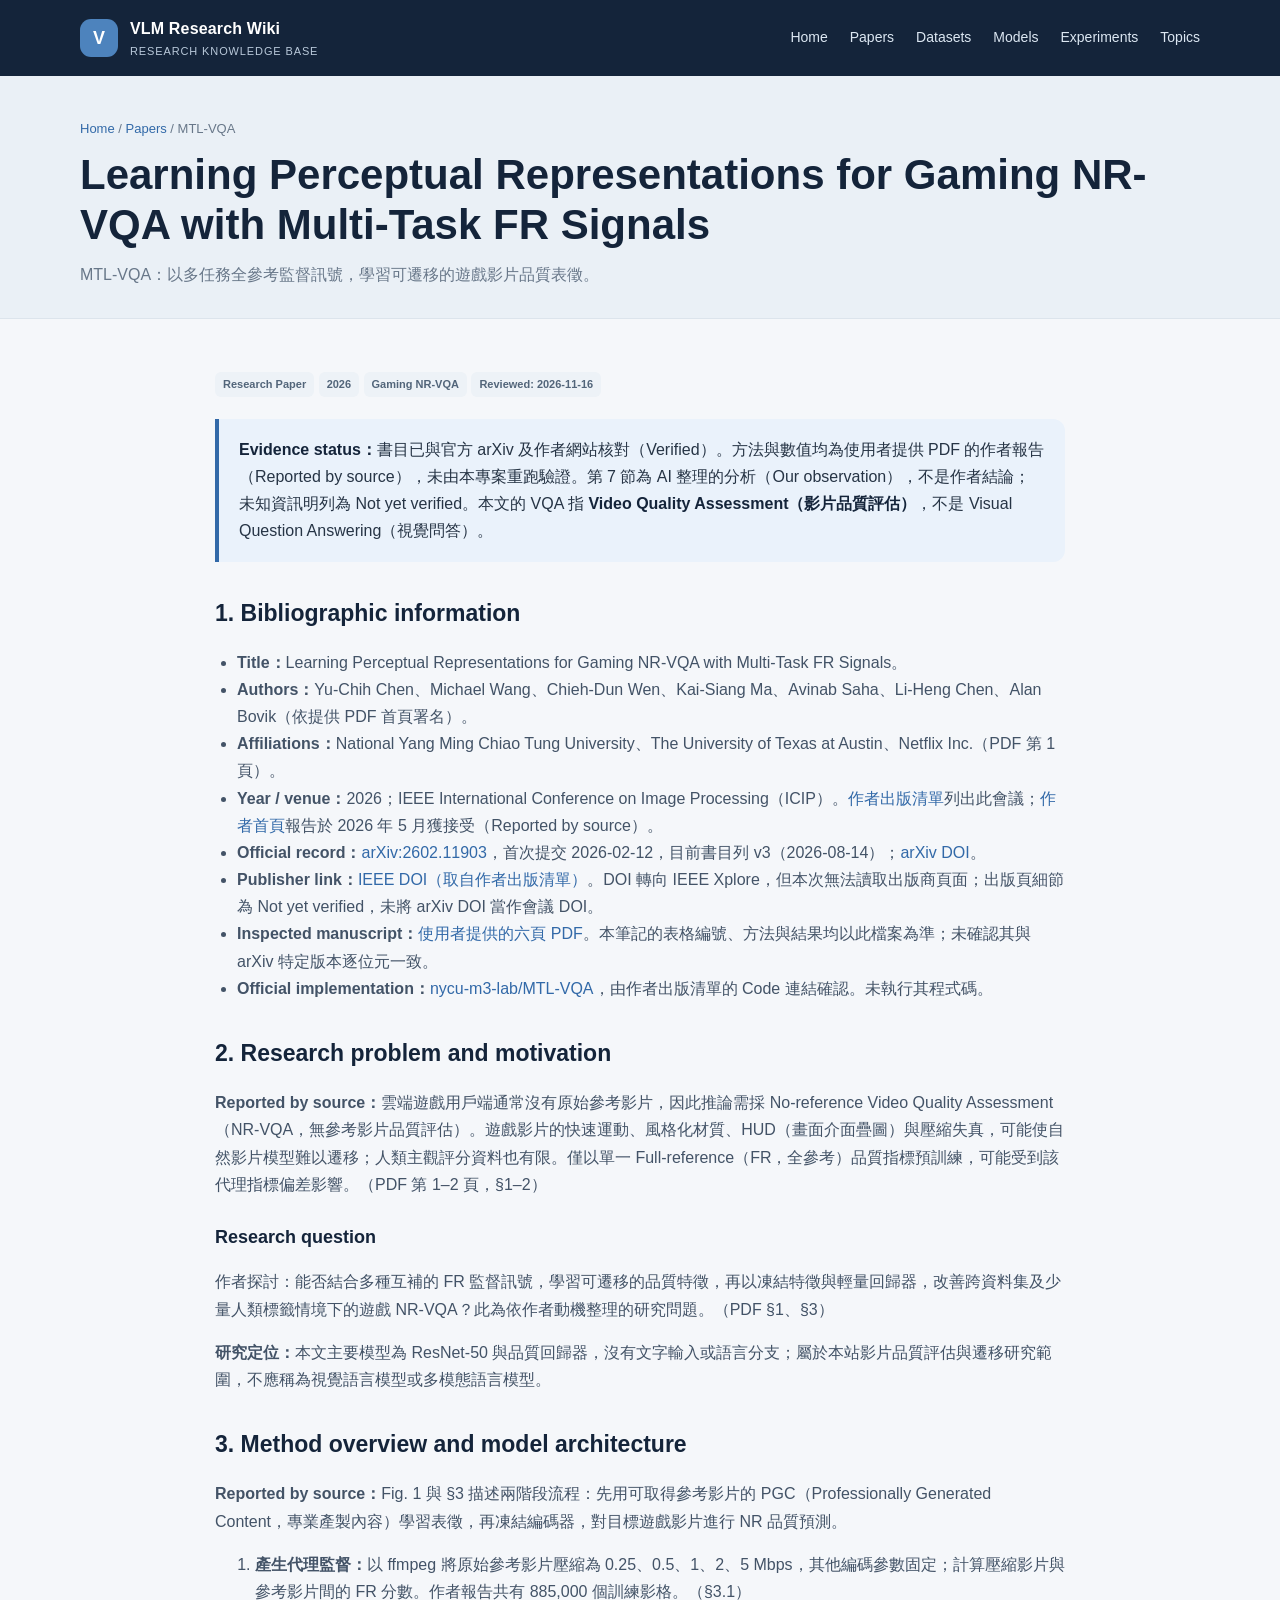
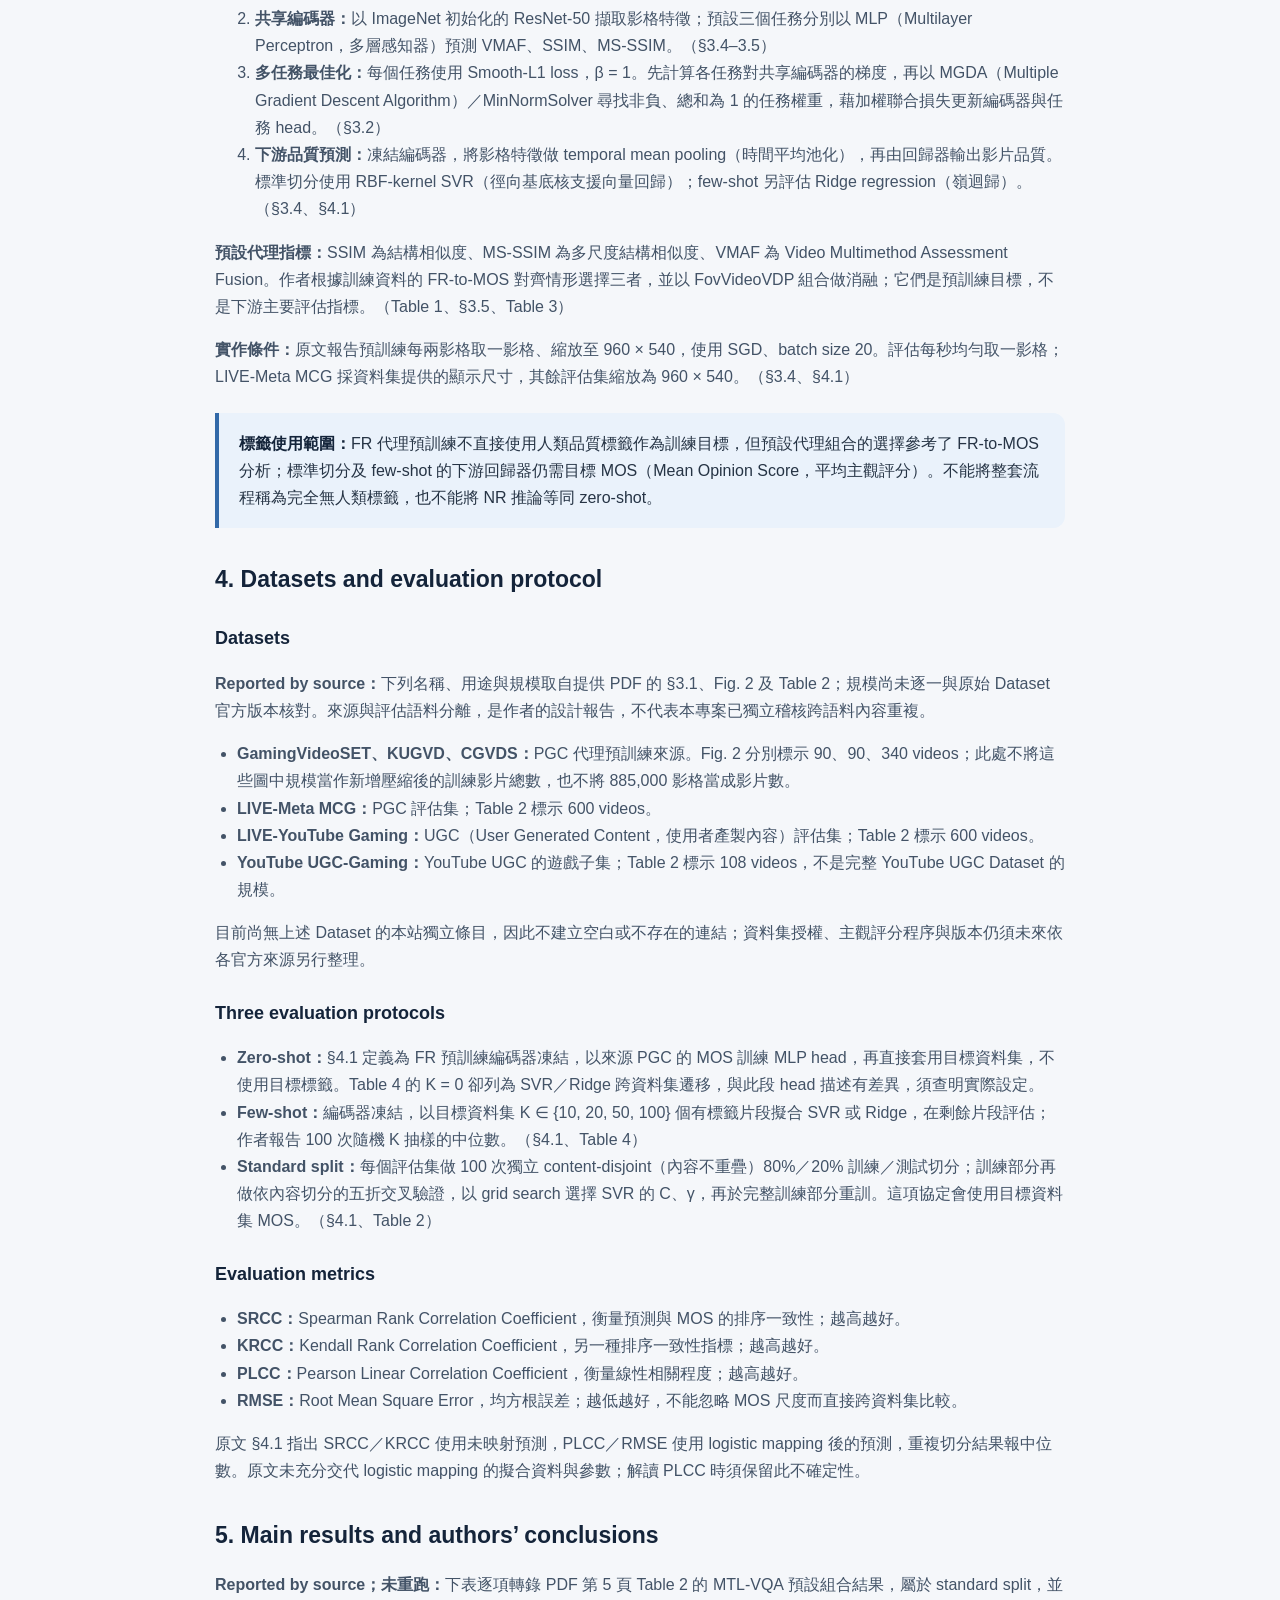
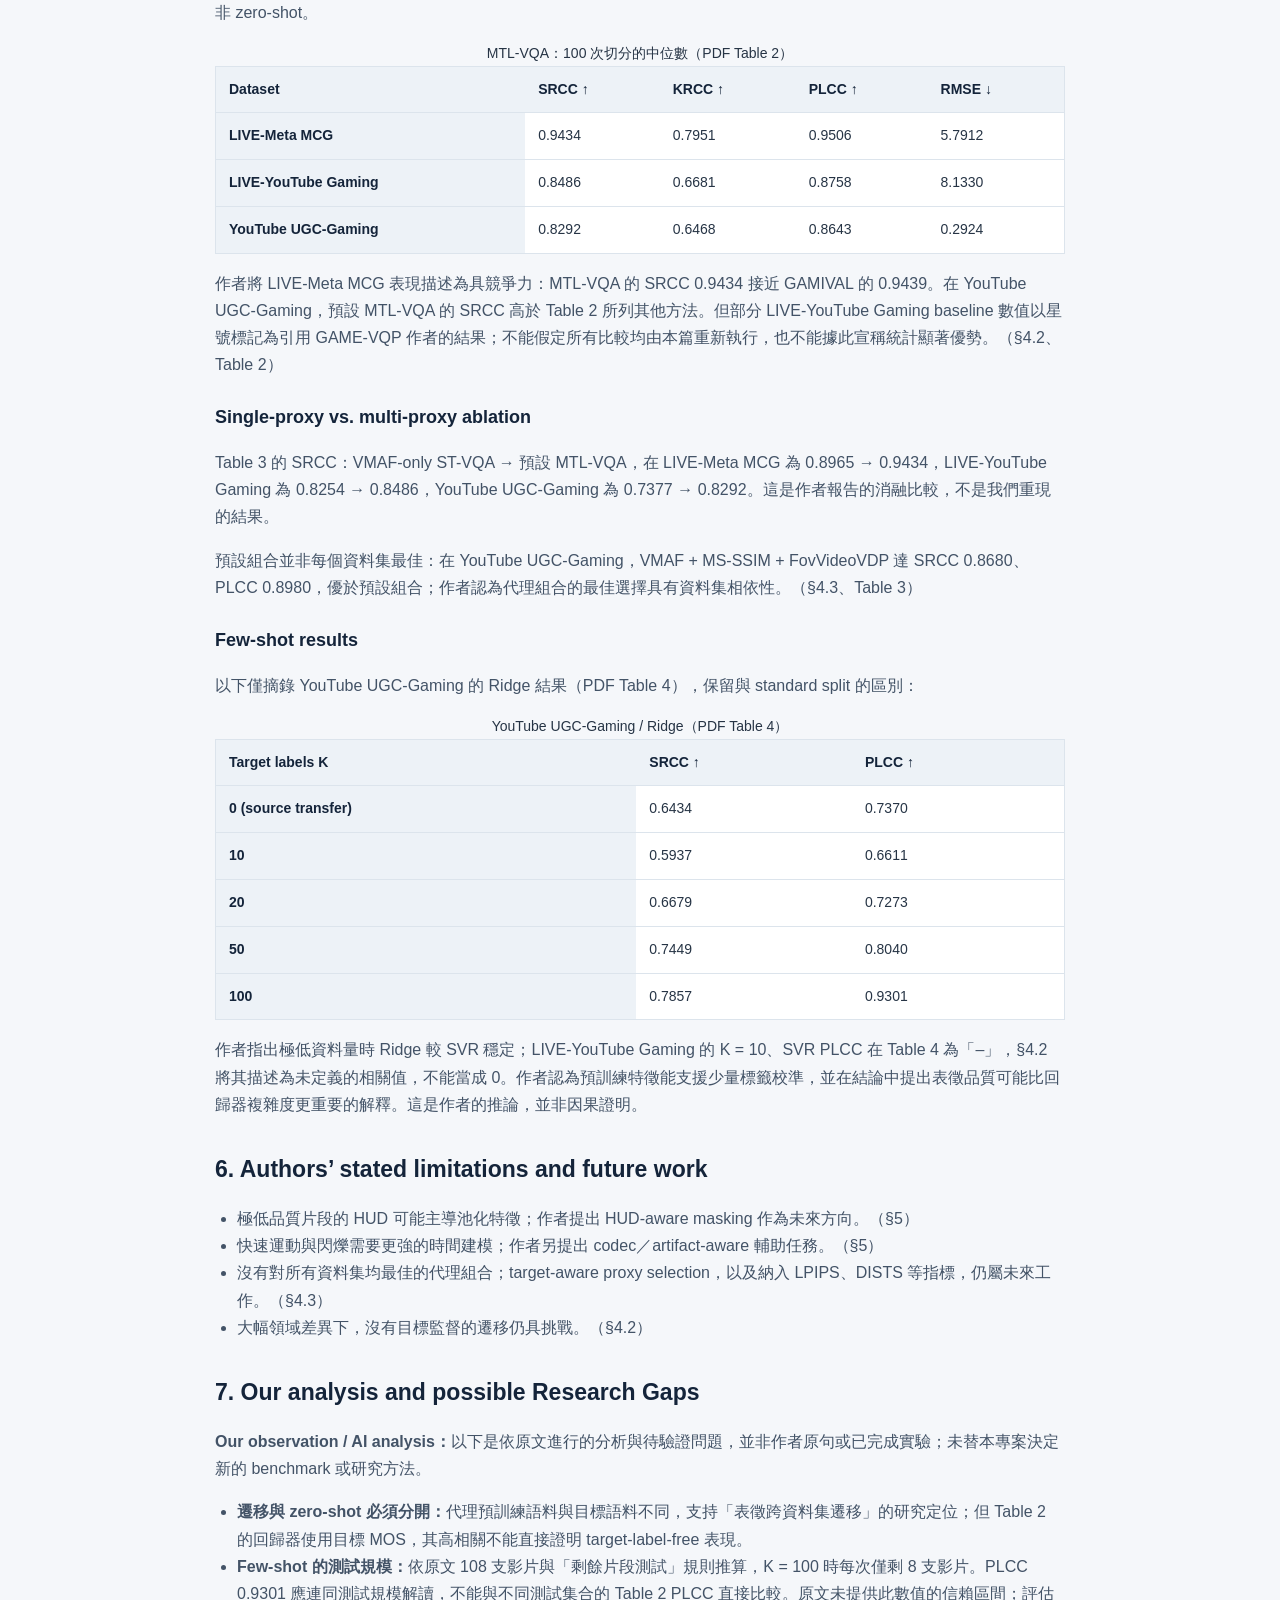
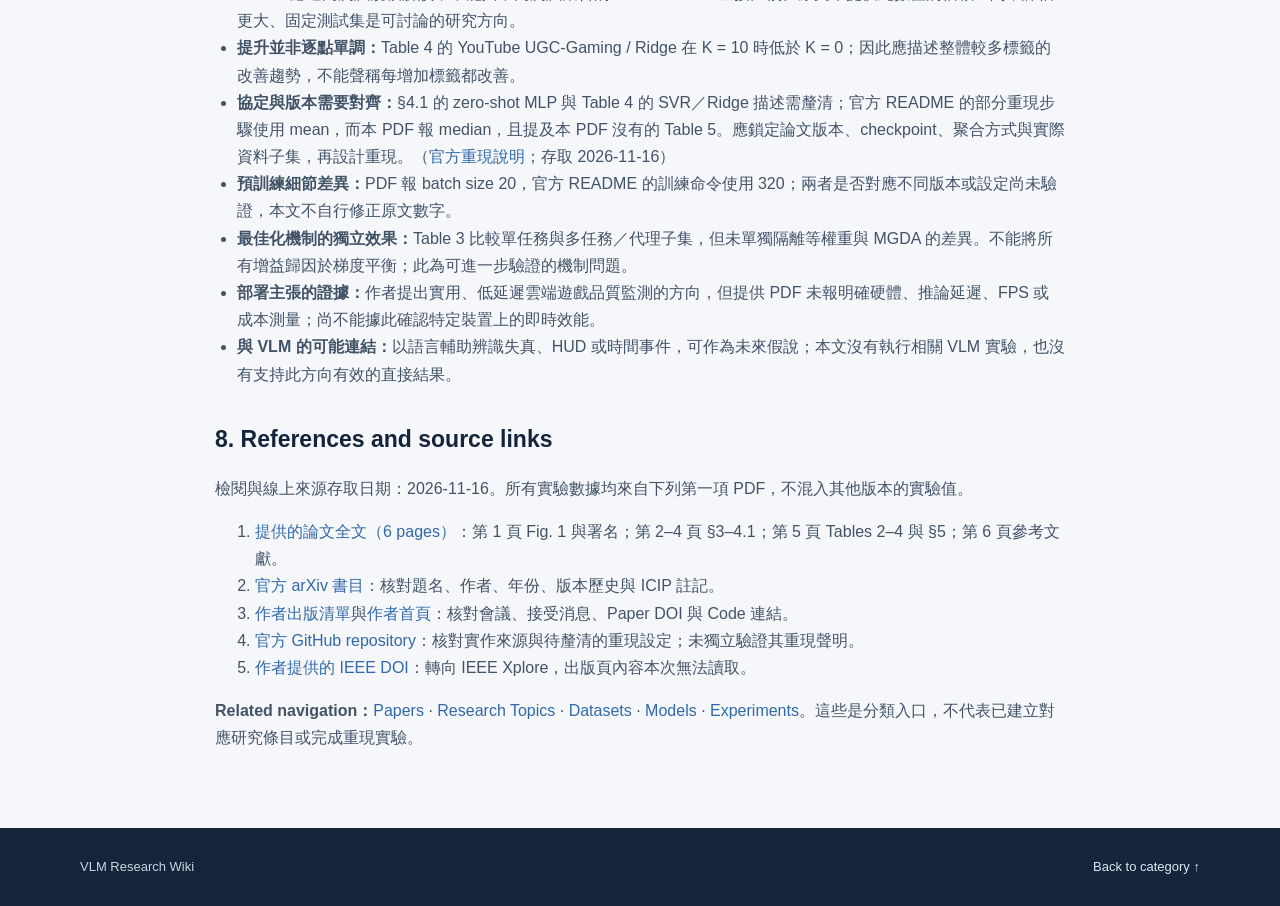
<file: papers/mtl-vqa-gaming-perceptual-representations.html>
<!doctype html>
<html lang="zh-Hant">
<head>
  <meta charset="utf-8">
  <meta name="viewport" content="width=device-width, initial-scale=1">
  <meta name="description" content="MTL-VQA 論文筆記：以多任務全參考指標預訓練遊戲影片品質表徵，整理架構、資料集、評估協定、原文結果與 AI 分析。">
  <title>MTL-VQA: Gaming Perceptual Representations | VLM Research Wiki</title>
  <link rel="stylesheet" href="../assets/css/style.css">
  <script defer src="../assets/js/main.js"></script>
</head>
<body>
<header class="site-header"><div class="container topbar">
  <a class="brand" href="../index.html"><span class="brand-mark">V</span><span>VLM Research Wiki<small>Research knowledge base</small></span></a>
  <button class="menu-toggle" aria-expanded="false" aria-label="Toggle navigation">Menu</button>
  <nav class="nav" aria-label="Main navigation"><a href="../index.html">Home</a><a href="../papers/index.html">Papers</a><a href="../datasets/index.html">Datasets</a><a href="../models/index.html">Models</a><a href="../experiments/index.html">Experiments</a><a href="../topics/index.html">Topics</a></nav>
</div></header>
<main>
<section class="page-hero"><div class="container">
  <div class="breadcrumb"><a href="../index.html">Home</a> / <a href="index.html">Papers</a> / MTL-VQA</div>
  <h1 lang="en">Learning Perceptual Representations for Gaming NR-VQA with Multi-Task FR Signals</h1>
  <p>MTL-VQA：以多任務全參考監督訊號，學習可遷移的遊戲影片品質表徵。</p>
</div></section>
<section class="container content" aria-label="Paper research note">
  <p><span class="tag">Research Paper</span> <span class="tag">2026</span> <span class="tag">Gaming NR-VQA</span> <span class="tag">Reviewed: 2026-11-16</span></p>
  <div class="callout"><strong>Evidence status：</strong>書目已與官方 arXiv 及作者網站核對（Verified）。方法與數值均為使用者提供 PDF 的作者報告（Reported by source），未由本專案重跑驗證。第 7 節為 AI 整理的分析（Our observation），不是作者結論；未知資訊明列為 Not yet verified。本文的 VQA 指 <strong>Video Quality Assessment（影片品質評估）</strong>，不是 Visual Question Answering（視覺問答）。</div>

  <h2 id="bibliographic-information">1. Bibliographic information</h2>
  <ul>
    <li><strong>Title：</strong><span lang="en">Learning Perceptual Representations for Gaming NR-VQA with Multi-Task FR Signals</span>。</li>
    <li><strong>Authors：</strong>Yu-Chih Chen、Michael Wang、Chieh-Dun Wen、Kai-Siang Ma、Avinab Saha、Li-Heng Chen、Alan Bovik（依提供 PDF 首頁署名）。</li>
    <li><strong>Affiliations：</strong>National Yang Ming Chiao Tung University、The University of Texas at Austin、Netflix Inc.（PDF 第 1 頁）。</li>
    <li><strong>Year / venue：</strong>2026；IEEE International Conference on Image Processing（ICIP）。<a href="https://sites.google.com/view/berriechen/publications">作者出版清單</a>列出此會議；<a href="https://sites.google.com/view/berriechen/home">作者首頁</a>報告於 2026 年 5 月獲接受（Reported by source）。</li>
    <li><strong>Official record：</strong><a href="https://arxiv.org/abs/2602.11903">arXiv:2602.11903</a>，首次提交 2026-02-12，目前書目列 v3（2026-08-14）；<a href="https://doi.org/10.48550/arXiv.2602.11903">arXiv DOI</a>。</li>
    <li><strong>Publisher link：</strong><a href="https://doi.org/10.1109/ICIP61757.2026.11630255">IEEE DOI（取自作者出版清單）</a>。DOI 轉向 IEEE Xplore，但本次無法讀取出版商頁面；出版頁細節為 Not yet verified，未將 arXiv DOI 當作會議 DOI。</li>
    <li><strong>Inspected manuscript：</strong><a href="Multitask_Learning__ICIP_2026_.pdf">使用者提供的六頁 PDF</a>。本筆記的表格編號、方法與結果均以此檔案為準；未確認其與 arXiv 特定版本逐位元一致。</li>
    <li><strong>Official implementation：</strong><a href="https://github.com/nycu-m3-lab/MTL-VQA">nycu-m3-lab/MTL-VQA</a>，由作者出版清單的 Code 連結確認。未執行其程式碼。</li>
  </ul>

  <h2 id="research-problem">2. Research problem and motivation</h2>
  <p><strong>Reported by source：</strong>雲端遊戲用戶端通常沒有原始參考影片，因此推論需採 No-reference Video Quality Assessment（NR-VQA，無參考影片品質評估）。遊戲影片的快速運動、風格化材質、HUD（畫面介面疊圖）與壓縮失真，可能使自然影片模型難以遷移；人類主觀評分資料也有限。僅以單一 Full-reference（FR，全參考）品質指標預訓練，可能受到該代理指標偏差影響。（PDF 第 1–2 頁，§1–2）</p>
  <h3 id="research-question">Research question</h3>
  <p>作者探討：能否結合多種互補的 FR 監督訊號，學習可遷移的品質特徵，再以凍結特徵與輕量回歸器，改善跨資料集及少量人類標籤情境下的遊戲 NR-VQA？此為依作者動機整理的研究問題。（PDF §1、§3）</p>
  <p><strong>研究定位：</strong>本文主要模型為 ResNet-50 與品質回歸器，沒有文字輸入或語言分支；屬於本站影片品質評估與遷移研究範圍，不應稱為視覺語言模型或多模態語言模型。</p>

  <h2 id="method-overview">3. Method overview and model architecture</h2>
  <p><strong>Reported by source：</strong>Fig. 1 與 §3 描述兩階段流程：先用可取得參考影片的 PGC（Professionally Generated Content，專業產製內容）學習表徵，再凍結編碼器，對目標遊戲影片進行 NR 品質預測。</p>
  <ol>
    <li><strong>產生代理監督：</strong>以 ffmpeg 將原始參考影片壓縮為 0.25、0.5、1、2、5 Mbps，其他編碼參數固定；計算壓縮影片與參考影片間的 FR 分數。作者報告共有 885,000 個訓練影格。（§3.1）</li>
    <li><strong>共享編碼器：</strong>以 ImageNet 初始化的 ResNet-50 擷取影格特徵；預設三個任務分別以 MLP（Multilayer Perceptron，多層感知器）預測 VMAF、SSIM、MS-SSIM。（§3.4–3.5）</li>
    <li><strong>多任務最佳化：</strong>每個任務使用 Smooth-L1 loss，β = 1。先計算各任務對共享編碼器的梯度，再以 MGDA（Multiple Gradient Descent Algorithm）／MinNormSolver 尋找非負、總和為 1 的任務權重，藉加權聯合損失更新編碼器與任務 head。（§3.2）</li>
    <li><strong>下游品質預測：</strong>凍結編碼器，將影格特徵做 temporal mean pooling（時間平均池化），再由回歸器輸出影片品質。標準切分使用 RBF-kernel SVR（徑向基底核支援向量回歸）；few-shot 另評估 Ridge regression（嶺迴歸）。（§3.4、§4.1）</li>
  </ol>
  <p><strong>預設代理指標：</strong>SSIM 為結構相似度、MS-SSIM 為多尺度結構相似度、VMAF 為 Video Multimethod Assessment Fusion。作者根據訓練資料的 FR-to-MOS 對齊情形選擇三者，並以 FovVideoVDP 組合做消融；它們是預訓練目標，不是下游主要評估指標。（Table 1、§3.5、Table 3）</p>
  <p><strong>實作條件：</strong>原文報告預訓練每兩影格取一影格、縮放至 960 × 540，使用 SGD、batch size 20。評估每秒均勻取一影格；LIVE-Meta MCG 採資料集提供的顯示尺寸，其餘評估集縮放為 960 × 540。（§3.4、§4.1）</p>
  <div class="callout"><strong>標籤使用範圍：</strong>FR 代理預訓練不直接使用人類品質標籤作為訓練目標，但預設代理組合的選擇參考了 FR-to-MOS 分析；標準切分及 few-shot 的下游回歸器仍需目標 MOS（Mean Opinion Score，平均主觀評分）。不能將整套流程稱為完全無人類標籤，也不能將 NR 推論等同 zero-shot。</div>

  <h2 id="datasets-and-protocol">4. Datasets and evaluation protocol</h2>
  <h3 id="datasets">Datasets</h3>
  <p><strong>Reported by source：</strong>下列名稱、用途與規模取自提供 PDF 的 §3.1、Fig. 2 及 Table 2；規模尚未逐一與原始 Dataset 官方版本核對。來源與評估語料分離，是作者的設計報告，不代表本專案已獨立稽核跨語料內容重複。</p>
  <ul>
    <li><strong>GamingVideoSET、KUGVD、CGVDS：</strong>PGC 代理預訓練來源。Fig. 2 分別標示 90、90、340 videos；此處不將這些圖中規模當作新增壓縮後的訓練影片總數，也不將 885,000 影格當成影片數。</li>
    <li><strong>LIVE-Meta MCG：</strong>PGC 評估集；Table 2 標示 600 videos。</li>
    <li><strong>LIVE-YouTube Gaming：</strong>UGC（User Generated Content，使用者產製內容）評估集；Table 2 標示 600 videos。</li>
    <li><strong>YouTube UGC-Gaming：</strong>YouTube UGC 的遊戲子集；Table 2 標示 108 videos，不是完整 YouTube UGC Dataset 的規模。</li>
  </ul>
  <p>目前尚無上述 Dataset 的本站獨立條目，因此不建立空白或不存在的連結；資料集授權、主觀評分程序與版本仍須未來依各官方來源另行整理。</p>
  <h3 id="evaluation-protocols">Three evaluation protocols</h3>
  <ul>
    <li><strong>Zero-shot：</strong>§4.1 定義為 FR 預訓練編碼器凍結，以來源 PGC 的 MOS 訓練 MLP head，再直接套用目標資料集，不使用目標標籤。Table 4 的 K = 0 卻列為 SVR／Ridge 跨資料集遷移，與此段 head 描述有差異，須查明實際設定。</li>
    <li><strong>Few-shot：</strong>編碼器凍結，以目標資料集 K ∈ {10, 20, 50, 100} 個有標籤片段擬合 SVR 或 Ridge，在剩餘片段評估；作者報告 100 次隨機 K 抽樣的中位數。（§4.1、Table 4）</li>
    <li><strong>Standard split：</strong>每個評估集做 100 次獨立 content-disjoint（內容不重疊）80%／20% 訓練／測試切分；訓練部分再做依內容切分的五折交叉驗證，以 grid search 選擇 SVR 的 C、γ，再於完整訓練部分重訓。這項協定會使用目標資料集 MOS。（§4.1、Table 2）</li>
  </ul>
  <h3 id="evaluation-metrics">Evaluation metrics</h3>
  <ul>
    <li><strong>SRCC：</strong>Spearman Rank Correlation Coefficient，衡量預測與 MOS 的排序一致性；越高越好。</li>
    <li><strong>KRCC：</strong>Kendall Rank Correlation Coefficient，另一種排序一致性指標；越高越好。</li>
    <li><strong>PLCC：</strong>Pearson Linear Correlation Coefficient，衡量線性相關程度；越高越好。</li>
    <li><strong>RMSE：</strong>Root Mean Square Error，均方根誤差；越低越好，不能忽略 MOS 尺度而直接跨資料集比較。</li>
  </ul>
  <p>原文 §4.1 指出 SRCC／KRCC 使用未映射預測，PLCC／RMSE 使用 logistic mapping 後的預測，重複切分結果報中位數。原文未充分交代 logistic mapping 的擬合資料與參數；解讀 PLCC 時須保留此不確定性。</p>

  <h2 id="main-results">5. Main results and authors’ conclusions</h2>
  <p><strong>Reported by source；未重跑：</strong>下表逐項轉錄 PDF 第 5 頁 Table 2 的 MTL-VQA 預設組合結果，屬於 standard split，並非 zero-shot。</p>
  <div style="overflow-x:auto" tabindex="0" role="region" aria-label="Table 2 results, horizontally scrollable">
  <table>
    <caption>MTL-VQA：100 次切分的中位數（PDF Table 2）</caption>
    <thead><tr><th scope="col">Dataset</th><th scope="col">SRCC ↑</th><th scope="col">KRCC ↑</th><th scope="col">PLCC ↑</th><th scope="col">RMSE ↓</th></tr></thead>
    <tbody>
      <tr><th scope="row">LIVE-Meta MCG</th><td>0.9434</td><td>0.7951</td><td>0.9506</td><td>5.7912</td></tr>
      <tr><th scope="row">LIVE-YouTube Gaming</th><td>0.8486</td><td>0.6681</td><td>0.8758</td><td>8.1330</td></tr>
      <tr><th scope="row">YouTube UGC-Gaming</th><td>0.8292</td><td>0.6468</td><td>0.8643</td><td>0.2924</td></tr>
    </tbody>
  </table></div>
  <p>作者將 LIVE-Meta MCG 表現描述為具競爭力：MTL-VQA 的 SRCC 0.9434 接近 GAMIVAL 的 0.9439。在 YouTube UGC-Gaming，預設 MTL-VQA 的 SRCC 高於 Table 2 所列其他方法。但部分 LIVE-YouTube Gaming baseline 數值以星號標記為引用 GAME-VQP 作者的結果；不能假定所有比較均由本篇重新執行，也不能據此宣稱統計顯著優勢。（§4.2、Table 2）</p>
  <h3 id="ablation-results">Single-proxy vs. multi-proxy ablation</h3>
  <p>Table 3 的 SRCC：VMAF-only ST-VQA → 預設 MTL-VQA，在 LIVE-Meta MCG 為 0.8965 → 0.9434，LIVE-YouTube Gaming 為 0.8254 → 0.8486，YouTube UGC-Gaming 為 0.7377 → 0.8292。這是作者報告的消融比較，不是我們重現的結果。</p>
  <p>預設組合並非每個資料集最佳：在 YouTube UGC-Gaming，VMAF + MS-SSIM + FovVideoVDP 達 SRCC 0.8680、PLCC 0.8980，優於預設組合；作者認為代理組合的最佳選擇具有資料集相依性。（§4.3、Table 3）</p>
  <h3 id="few-shot-results">Few-shot results</h3>
  <p>以下僅摘錄 YouTube UGC-Gaming 的 Ridge 結果（PDF Table 4），保留與 standard split 的區別：</p>
  <div style="overflow-x:auto" tabindex="0" role="region" aria-label="Table 4 Ridge results, horizontally scrollable">
  <table>
    <caption>YouTube UGC-Gaming / Ridge（PDF Table 4）</caption>
    <thead><tr><th scope="col">Target labels K</th><th scope="col">SRCC ↑</th><th scope="col">PLCC ↑</th></tr></thead>
    <tbody>
      <tr><th scope="row">0 (source transfer)</th><td>0.6434</td><td>0.7370</td></tr>
      <tr><th scope="row">10</th><td>0.5937</td><td>0.6611</td></tr>
      <tr><th scope="row">20</th><td>0.6679</td><td>0.7273</td></tr>
      <tr><th scope="row">50</th><td>0.7449</td><td>0.8040</td></tr>
      <tr><th scope="row">100</th><td>0.7857</td><td>0.9301</td></tr>
    </tbody>
  </table></div>
  <p>作者指出極低資料量時 Ridge 較 SVR 穩定；LIVE-YouTube Gaming 的 K = 10、SVR PLCC 在 Table 4 為「–」，§4.2 將其描述為未定義的相關值，不能當成 0。作者認為預訓練特徵能支援少量標籤校準，並在結論中提出表徵品質可能比回歸器複雜度更重要的解釋。這是作者的推論，並非因果證明。</p>

  <h2 id="authors-limitations">6. Authors’ stated limitations and future work</h2>
  <ul>
    <li>極低品質片段的 HUD 可能主導池化特徵；作者提出 HUD-aware masking 作為未來方向。（§5）</li>
    <li>快速運動與閃爍需要更強的時間建模；作者另提出 codec／artifact-aware 輔助任務。（§5）</li>
    <li>沒有對所有資料集均最佳的代理組合；target-aware proxy selection，以及納入 LPIPS、DISTS 等指標，仍屬未來工作。（§4.3）</li>
    <li>大幅領域差異下，沒有目標監督的遷移仍具挑戰。（§4.2）</li>
  </ul>

  <h2 id="our-analysis">7. Our analysis and possible Research Gaps</h2>
  <p><strong>Our observation / AI analysis：</strong>以下是依原文進行的分析與待驗證問題，並非作者原句或已完成實驗；未替本專案決定新的 benchmark 或研究方法。</p>
  <ul>
    <li><strong>遷移與 zero-shot 必須分開：</strong>代理預訓練語料與目標語料不同，支持「表徵跨資料集遷移」的研究定位；但 Table 2 的回歸器使用目標 MOS，其高相關不能直接證明 target-label-free 表現。</li>
    <li><strong>Few-shot 的測試規模：</strong>依原文 108 支影片與「剩餘片段測試」規則推算，K = 100 時每次僅剩 8 支影片。PLCC 0.9301 應連同測試規模解讀，不能與不同測試集合的 Table 2 PLCC 直接比較。原文未提供此數值的信賴區間；評估更大、固定測試集是可討論的研究方向。</li>
    <li><strong>提升並非逐點單調：</strong>Table 4 的 YouTube UGC-Gaming / Ridge 在 K = 10 時低於 K = 0；因此應描述整體較多標籤的改善趨勢，不能聲稱每增加標籤都改善。</li>
    <li><strong>協定與版本需要對齊：</strong>§4.1 的 zero-shot MLP 與 Table 4 的 SVR／Ridge 描述需釐清；官方 README 的部分重現步驟使用 mean，而本 PDF 報 median，且提及本 PDF 沒有的 Table 5。應鎖定論文版本、checkpoint、聚合方式與實際資料子集，再設計重現。（<a href="https://github.com/nycu-m3-lab/MTL-VQA#reproduce-paper-tables">官方重現說明</a>；存取 2026-11-16）</li>
    <li><strong>預訓練細節差異：</strong>PDF 報 batch size 20，官方 README 的訓練命令使用 320；兩者是否對應不同版本或設定尚未驗證，本文不自行修正原文數字。</li>
    <li><strong>最佳化機制的獨立效果：</strong>Table 3 比較單任務與多任務／代理子集，但未單獨隔離等權重與 MGDA 的差異。不能將所有增益歸因於梯度平衡；此為可進一步驗證的機制問題。</li>
    <li><strong>部署主張的證據：</strong>作者提出實用、低延遲雲端遊戲品質監測的方向，但提供 PDF 未報明確硬體、推論延遲、FPS 或成本測量；尚不能據此確認特定裝置上的即時效能。</li>
    <li><strong>與 VLM 的可能連結：</strong>以語言輔助辨識失真、HUD 或時間事件，可作為未來假說；本文沒有執行相關 VLM 實驗，也沒有支持此方向有效的直接結果。</li>
  </ul>

  <h2 id="references">8. References and source links</h2>
  <p>檢閱與線上來源存取日期：<time datetime="2026-11-16">2026-11-16</time>。所有實驗數據均來自下列第一項 PDF，不混入其他版本的實驗值。</p>
  <ol>
    <li><a href="Multitask_Learning__ICIP_2026_.pdf">提供的論文全文（6 pages）</a>：第 1 頁 Fig. 1 與署名；第 2–4 頁 §3–4.1；第 5 頁 Tables 2–4 與 §5；第 6 頁參考文獻。</li>
    <li><a href="https://arxiv.org/abs/2602.11903">官方 arXiv 書目</a>：核對題名、作者、年份、版本歷史與 ICIP 註記。</li>
    <li><a href="https://sites.google.com/view/berriechen/publications">作者出版清單</a>與<a href="https://sites.google.com/view/berriechen/home">作者首頁</a>：核對會議、接受消息、Paper DOI 與 Code 連結。</li>
    <li><a href="https://github.com/nycu-m3-lab/MTL-VQA">官方 GitHub repository</a>：核對實作來源與待釐清的重現設定；未獨立驗證其重現聲明。</li>
    <li><a href="https://doi.org/10.1109/ICIP61757.2026.11630255">作者提供的 IEEE DOI</a>：轉向 IEEE Xplore，出版頁內容本次無法讀取。</li>
  </ol>
  <p><strong>Related navigation：</strong><a href="index.html">Papers</a> · <a href="../topics/index.html">Research Topics</a> · <a href="../datasets/index.html">Datasets</a> · <a href="../models/index.html">Models</a> · <a href="../experiments/index.html">Experiments</a>。這些是分類入口，不代表已建立對應研究條目或完成重現實驗。</p>
</section>
</main>
<footer class="site-footer"><div class="container footer-inner"><span>VLM Research Wiki</span><a href="index.html">Back to category ↑</a></div></footer>
</body>
</html>
</file>
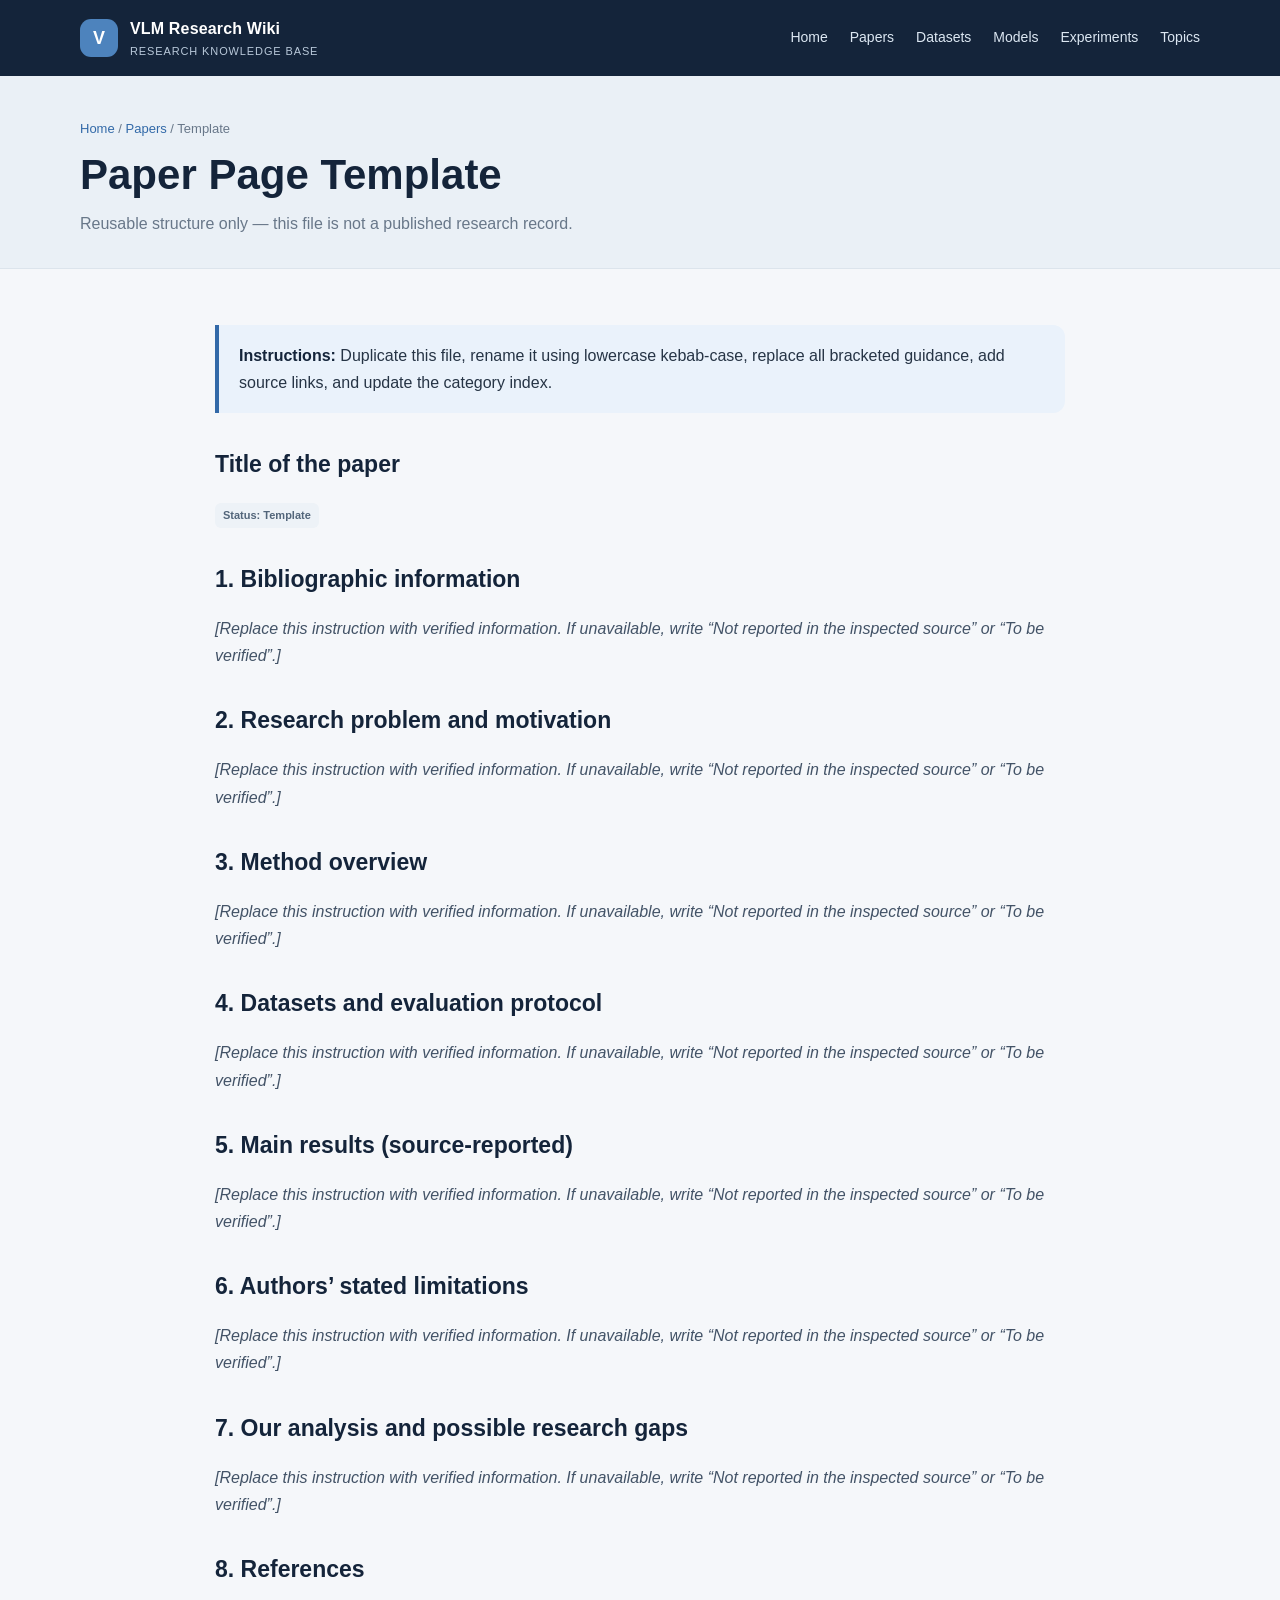
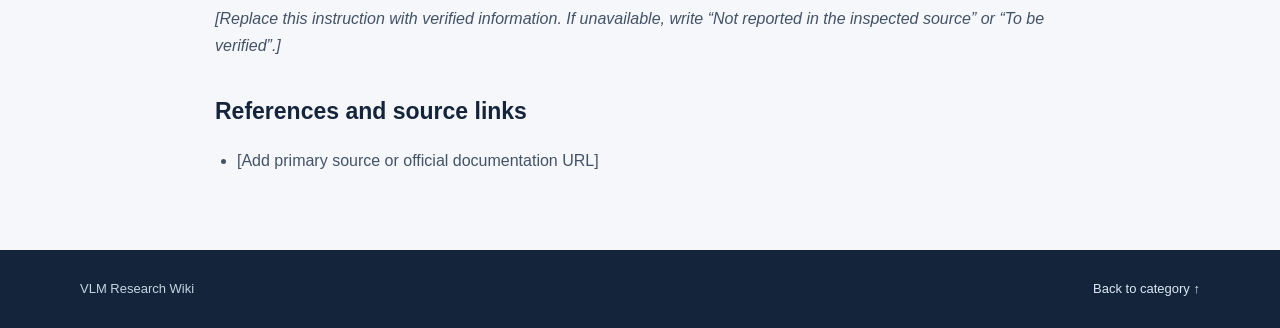
<file: papers/paper-template.html>
<!doctype html><html lang="en"><head><meta charset="utf-8"><meta name="viewport" content="width=device-width, initial-scale=1"><meta name="description" content="Template for a VLM Research Wiki entry."><title>Entry Template | VLM Research Wiki</title><link rel="stylesheet" href="../assets/css/style.css"><script defer src="../assets/js/main.js"></script></head><body><header class="site-header"><div class="container topbar"><a class="brand" href="../index.html"><span class="brand-mark">V</span><span>VLM Research Wiki<small>Research knowledge base</small></span></a><button class="menu-toggle" aria-expanded="false" aria-label="Toggle navigation">Menu</button><nav class="nav" aria-label="Main navigation"><a href="../index.html">Home</a><a href="../papers/index.html">Papers</a><a href="../datasets/index.html">Datasets</a><a href="../models/index.html">Models</a><a href="../experiments/index.html">Experiments</a><a href="../topics/index.html">Topics</a></nav></div></header><main><section class="page-hero"><div class="container"><div class="breadcrumb"><a href="../index.html">Home</a> / <a href="index.html">Papers</a> / Template</div><h1>Paper Page Template</h1><p>Reusable structure only — this file is not a published research record.</p></div></section><section class="container content"><div class="callout"><strong>Instructions:</strong> Duplicate this file, rename it using lowercase kebab-case, replace all bracketed guidance, add source links, and update the category index.</div><h2>Title of the paper</h2><p><span class="tag">Status: Template</span></p><h2>1. Bibliographic information</h2><p><em>[Replace this instruction with verified information. If unavailable, write “Not reported in the inspected source” or “To be verified”.]</em></p><h2>2. Research problem and motivation</h2><p><em>[Replace this instruction with verified information. If unavailable, write “Not reported in the inspected source” or “To be verified”.]</em></p><h2>3. Method overview</h2><p><em>[Replace this instruction with verified information. If unavailable, write “Not reported in the inspected source” or “To be verified”.]</em></p><h2>4. Datasets and evaluation protocol</h2><p><em>[Replace this instruction with verified information. If unavailable, write “Not reported in the inspected source” or “To be verified”.]</em></p><h2>5. Main results (source-reported)</h2><p><em>[Replace this instruction with verified information. If unavailable, write “Not reported in the inspected source” or “To be verified”.]</em></p><h2>6. Authors’ stated limitations</h2><p><em>[Replace this instruction with verified information. If unavailable, write “Not reported in the inspected source” or “To be verified”.]</em></p><h2>7. Our analysis and possible research gaps</h2><p><em>[Replace this instruction with verified information. If unavailable, write “Not reported in the inspected source” or “To be verified”.]</em></p><h2>8. References</h2><p><em>[Replace this instruction with verified information. If unavailable, write “Not reported in the inspected source” or “To be verified”.]</em></p><h2>References and source links</h2><ul><li>[Add primary source or official documentation URL]</li></ul></section></main><footer class="site-footer"><div class="container footer-inner"><span>VLM Research Wiki</span><a href="index.html">Back to category ↑</a></div></footer></body></html>
</file>
<file: assets/css/style.css>
:root{--navy:#14243a;--navy-2:#203a59;--blue:#3269a8;--blue-soft:#eaf2fb;--ink:#263445;--muted:#687789;--line:#dce4ec;--bg:#f5f7fa;--white:#fff;--green:#237a62;--shadow:0 10px 28px rgba(20,36,58,.07);--radius:16px;--max:1120px}
*{box-sizing:border-box}html{scroll-behavior:smooth}body{margin:0;background:var(--bg);color:var(--ink);font:16px/1.7 Inter,-apple-system,BlinkMacSystemFont,"Segoe UI",sans-serif}a{color:var(--blue);text-decoration:none}a:hover{text-decoration:underline}a:focus-visible,button:focus-visible{outline:3px solid #f0b44d;outline-offset:3px}.container{width:min(var(--max),calc(100% - 40px));margin:auto}.site-header{background:var(--navy);color:white}.topbar{min-height:76px;display:flex;align-items:center;justify-content:space-between;gap:24px}.brand{display:flex;align-items:center;gap:12px;color:white;font-weight:750;letter-spacing:.01em}.brand-mark{width:38px;height:38px;border-radius:11px;background:#4d83bd;display:grid;place-items:center;font-size:18px}.brand small{display:block;color:#b9c9da;font-size:11px;font-weight:500;letter-spacing:.08em;text-transform:uppercase}.nav{display:flex;gap:22px;align-items:center;flex-wrap:wrap}.nav a{color:#dce7f2;font-size:14px}.nav a[aria-current=page]{color:white;font-weight:750;border-bottom:2px solid #8db9e8;padding-bottom:5px}.hero{padding:66px 0 58px;background:linear-gradient(120deg,#14243a,#254c75);color:white}.eyebrow{font-size:12px;letter-spacing:.15em;text-transform:uppercase;color:#a9c9e9;font-weight:750}.hero h1{font-size:clamp(34px,5vw,54px);line-height:1.12;max-width:780px;margin:14px 0}.hero p{color:#d2dfeb;max-width:720px;font-size:17px;margin:0}.hero-meta{display:flex;gap:10px;flex-wrap:wrap;margin-top:26px}.pill{border:1px solid rgba(255,255,255,.25);border-radius:999px;padding:5px 12px;color:#e4edf6;font-size:12px}.section{padding:42px 0}.section-head{display:flex;justify-content:space-between;align-items:end;gap:20px;margin-bottom:20px}.section-head h2{font-size:25px;line-height:1.25;margin:0;color:var(--navy)}.section-head p{margin:5px 0 0;color:var(--muted)}.grid{display:grid;grid-template-columns:repeat(3,minmax(0,1fr));gap:18px}.card{background:var(--white);border:1px solid var(--line);border-radius:var(--radius);padding:22px;box-shadow:var(--shadow)}.card h3{margin:8px 0 6px;color:var(--navy);font-size:19px}.card p{margin:0;color:var(--muted);font-size:14px}.card-icon{width:42px;height:42px;border-radius:12px;background:var(--blue-soft);color:var(--blue);display:grid;place-items:center;font-weight:800}.card-link{display:inline-block;margin-top:17px;font-size:14px;font-weight:700}.stat-row{display:grid;grid-template-columns:repeat(3,1fr);gap:14px;margin-top:26px}.stat{border:1px solid rgba(255,255,255,.17);background:rgba(255,255,255,.07);padding:14px 16px;border-radius:12px}.stat strong{display:block;font-size:20px;color:white}.stat span{font-size:12px;color:#c5d5e5}.callout{border-left:4px solid var(--blue);background:var(--blue-soft);padding:17px 20px;border-radius:0 12px 12px 0;margin:22px 0}.callout strong{color:var(--navy)}.page-hero{padding:42px 0 30px;background:#eaf0f6;border-bottom:1px solid var(--line)}.breadcrumb{font-size:13px;color:var(--muted);margin-bottom:10px}.page-hero h1{margin:0;color:var(--navy);font-size:clamp(30px,4vw,42px);line-height:1.2}.page-hero p{max-width:760px;color:var(--muted);margin:10px 0 0}.content{max-width:850px;padding:34px 0 60px}.content h2{color:var(--navy);font-size:23px;margin:32px 0 10px}.content h3{color:var(--navy);font-size:18px;margin:24px 0 8px}.content p,.content li{color:#435367}.content ul{padding-left:22px}.content table{width:100%;border-collapse:collapse;background:white;border:1px solid var(--line);font-size:14px}.content th,.content td{text-align:left;padding:11px 13px;border-bottom:1px solid var(--line);vertical-align:top}.content th{background:#edf2f7;color:var(--navy)}.tag{display:inline-block;border-radius:6px;background:#edf2f7;color:#52657a;padding:3px 8px;font-size:11px;font-weight:700}.status{color:var(--green);font-weight:700}.site-footer{background:var(--navy);color:#c7d4e2;padding:28px 0;font-size:13px}.footer-inner{display:flex;justify-content:space-between;gap:20px;flex-wrap:wrap}.footer-inner a{color:#dce8f5}.empty-state{padding:24px;border:1px dashed #b8c7d6;border-radius:12px;background:#fff;color:var(--muted)}.menu-toggle{display:none;background:transparent;color:white;border:1px solid #6f849a;border-radius:8px;padding:7px 10px}
@media(max-width:760px){.topbar{padding:14px 0;align-items:flex-start}.menu-toggle{display:block}.nav{display:none;width:100%;padding:8px 0 12px}.nav.open{display:flex}.topbar{flex-wrap:wrap}.brand{flex:1}.grid{grid-template-columns:1fr}.hero{padding:48px 0}.stat-row{grid-template-columns:1fr}.section-head{align-items:flex-start;flex-direction:column}.container{width:min(var(--max),calc(100% - 28px))}}
</file>
